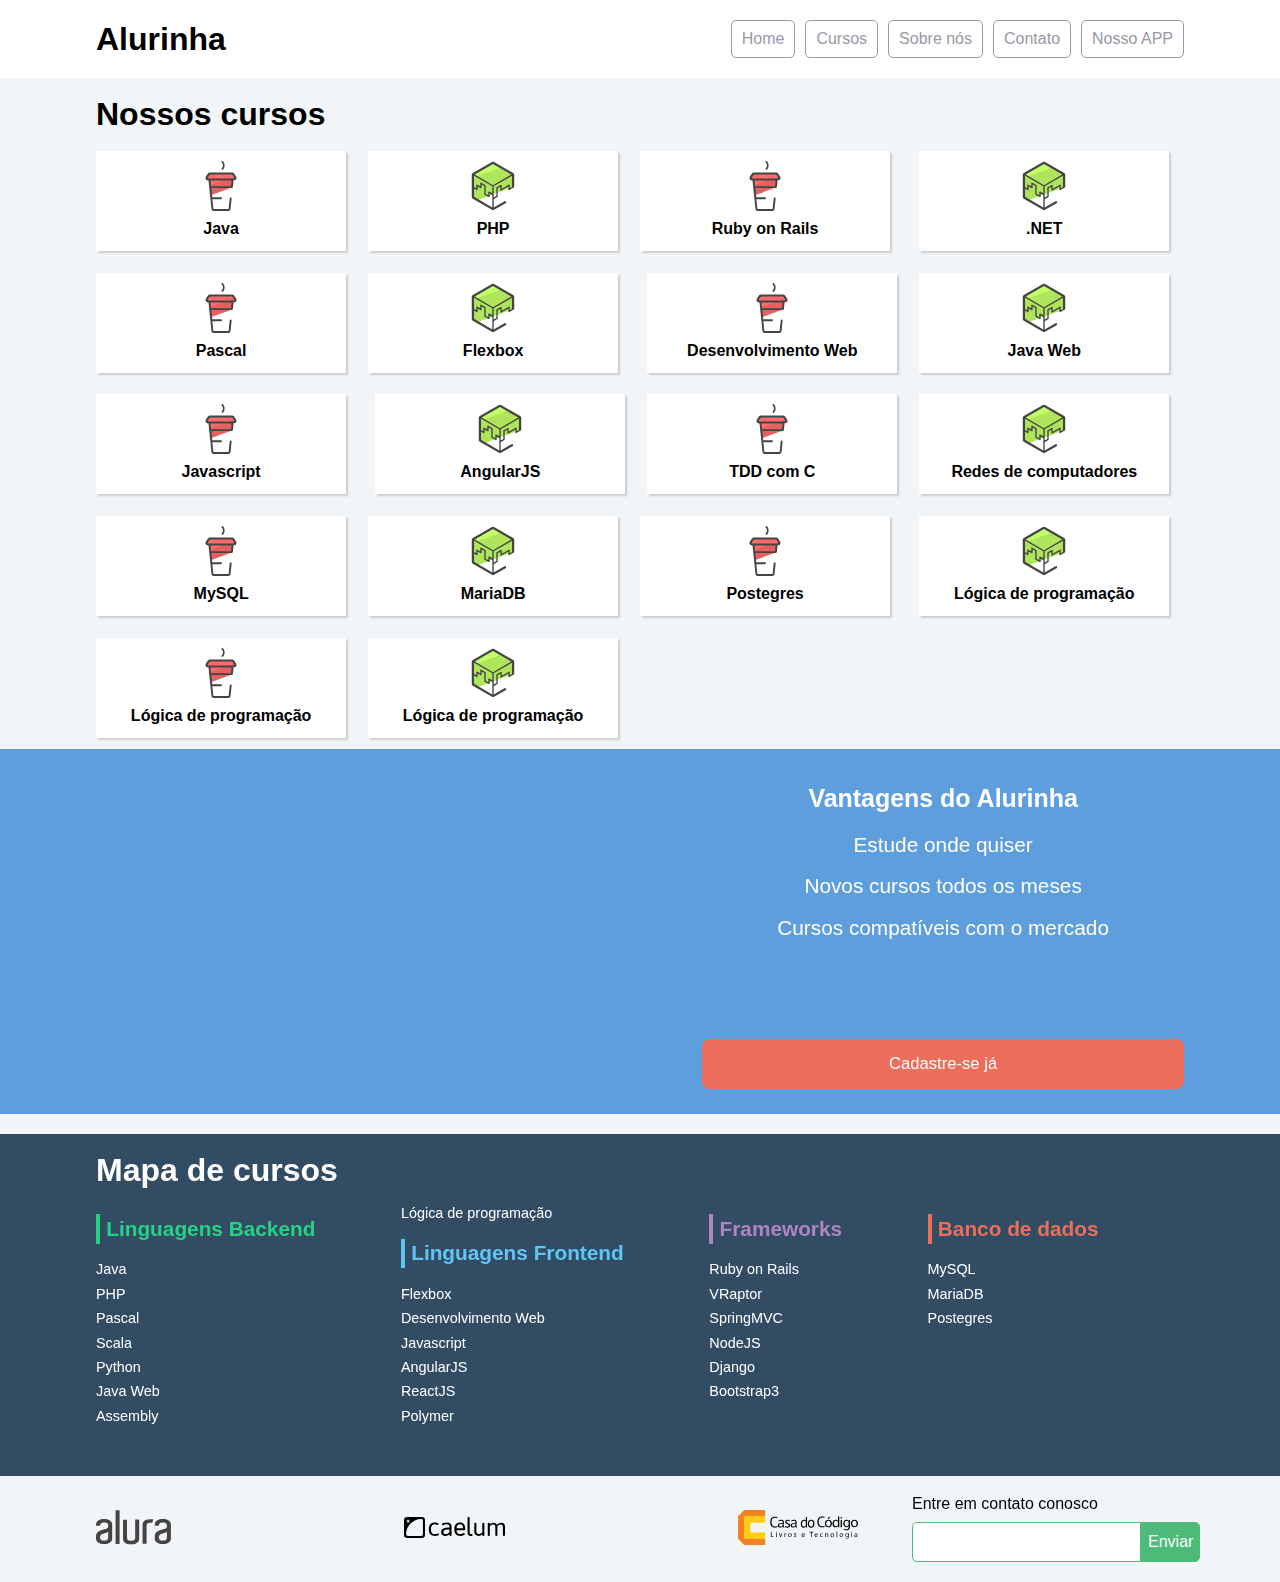
<file: alura cursos/index.html>
<!doctype html>
<html>
<head>
	<meta charset="utf-8">
	<meta name="viewport" content="width=device-width, initial-scale=1">
	<title>Alurinha | Cursos online</title>
	<link rel="stylesheet" href="css/reset.css">
	<link rel="stylesheet" href="css/style.css">
	<link rel="stylesheet" href="css/flexbox.css">
</head>
<body>

	<header class="cabecalhoPrincipal">
		<div class="container">
			<h1 class="cabecalhoPrincipal-titulo">
				<a href="#">Alurinha</a>
			</h1>

			<nav class="cabecalhoPrincipal-nav">
				<a class="cabecalhoPrincipal-nav-link" href="#">Home</a>
				<a class="cabecalhoPrincipal-nav-link" href="#">Cursos</a>
				<a class="cabecalhoPrincipal-nav-link" href="#">Sobre nós</a>
				<a class="cabecalhoPrincipal-nav-link" href="#">Contato</a>
				<a class="cabecalhoPrincipal-nav-link cabecalhoPrincipal-nav-link-app" href="#">Nosso APP</a>
			</nav>
		</div>

	</header>

	<main class="conteudoPrincipal">
		<div class="container">
			<h2 class="subtitulo">Nossos cursos</h2>

			<nav>
				<ul class="conteudoPrincipal-cursos">
					<li class="conteudoPrincipal-cursos-link"><a href="#">Java</a></li>
					<li class="conteudoPrincipal-cursos-link"><a href="#">PHP</a></li>
					<li class="conteudoPrincipal-cursos-link"><a href="#">Ruby on Rails</a></li>
					<li class="conteudoPrincipal-cursos-link"><a href="#">.NET</a></li>
					<li class="conteudoPrincipal-cursos-link"><a href="#">Pascal</a></li>
					<li class="conteudoPrincipal-cursos-link"><a href="#">Flexbox</a></li>
					<li class="conteudoPrincipal-cursos-link"><a href="#">Desenvolvimento Web</a></li>
					<li class="conteudoPrincipal-cursos-link"><a href="#">Java Web</a></li>
					<li class="conteudoPrincipal-cursos-link"><a href="#">Javascript</a></li>
					<li class="conteudoPrincipal-cursos-link"><a href="#">AngularJS</a></li>
					<li class="conteudoPrincipal-cursos-link"><a href="#">TDD com C</a></li>
					<li class="conteudoPrincipal-cursos-link"><a href="#">Redes de computadores</a></li>
					<li class="conteudoPrincipal-cursos-link"><a href="#">MySQL</a></li>
					<li class="conteudoPrincipal-cursos-link"><a href="#">MariaDB</a></li>
					<li class="conteudoPrincipal-cursos-link"><a href="#">Postegres</a></li>
					<li class="conteudoPrincipal-cursos-link"><a href="#">Lógica de programação</a></li>
					<li class="conteudoPrincipal-cursos-link"><a href="#">Lógica de programação</a></li>
					<li class="conteudoPrincipal-cursos-link"><a href="#">Lógica de programação</a></li>
				</ul>
			</nav>
		</div>

		<section class="videoSobre">
			<div class="container">
				<iframe class="videoSobre-video" width="560" height="315" src="https://www.youtube.com/embed/bIlOsJzBVaY?list=PLh2Y_pKOa4UcF1BYPJR3EIMRi3nWAUxIp" frameborder="0" allowfullscreen></iframe>
				
				<div class="videoSobre-sobre">
					<h2 class="videoSobre-sobre-title">Vantagens do Alurinha</h2>
					<ul class="videoSobre-sobre-list">
						<li class="videoSobre-sobre-item">Estude onde quiser</li>
						<li class="videoSobre-sobre-item">Novos cursos todos os meses</li>
						<li class="videoSobre-sobre-item">Cursos compatíveis com o mercado</li>
					</ul>
					<button class="videoSobre-button">Cadastre-se já</button>
				</div>
			</div>
		</section>

	</main>

	<footer class="rodapePrincipal">
		<div class="container">

			<section class="rodapePrincipal-navMap">
				<h3 class="subtitulo">Mapa de cursos</h3>
				<nav class="rodapePrincipal-navMap-list">

					<h4 class="navmap-list-title navmap-list-title-backend">Linguagens Backend</h4>
					<a class="rodapePrincipal-navMap-link" href="#">Java</a>
					<a class="rodapePrincipal-navMap-link" href="#">PHP</a>
					<a class="rodapePrincipal-navMap-link" href="#">Pascal</a>
					<a class="rodapePrincipal-navMap-link" href="#">Scala</a>
					<a class="rodapePrincipal-navMap-link" href="#">Python</a>
					<a class="rodapePrincipal-navMap-link" href="#">Java Web</a>
					<a class="rodapePrincipal-navMap-link" href="#">Assembly</a>
					<a class="rodapePrincipal-navMap-link" href="#">Lógica de programação</a>

					<h4 class="navmap-list-title navmap-list-title-frontend">Linguagens Frontend</h4>
					<a class="rodapePrincipal-navMap-link" href="#">Flexbox</a>
					<a class="rodapePrincipal-navMap-link" href="#">Desenvolvimento Web</a>
					<a class="rodapePrincipal-navMap-link" href="#">Javascript</a>
					<a class="rodapePrincipal-navMap-link" href="#">AngularJS</a>
					<a class="rodapePrincipal-navMap-link" href="#">ReactJS</a>
					<a class="rodapePrincipal-navMap-link" href="#">Polymer</a>
					
					<h4 class="navmap-list-title navmap-list-title-framework">Frameworks</h4>
					<a class="rodapePrincipal-navMap-link" href="#">Ruby on Rails</a>
					<a class="rodapePrincipal-navMap-link" href="#">VRaptor</a>
					<a class="rodapePrincipal-navMap-link" href="#">SpringMVC</a>
					<a class="rodapePrincipal-navMap-link" href="#">NodeJS</a>
					<a class="rodapePrincipal-navMap-link" href="#">Django</a>
					<a class="rodapePrincipal-navMap-link" href="#">Bootstrap3</a>

					<h4 class="navmap-list-title navmap-list-title-bancoDeDados">Banco de dados</h4>
					<a class="rodapePrincipal-navMap-link" href="#">MySQL</a>
					<a class="rodapePrincipal-navMap-link" href="#">MariaDB</a>
					<a class="rodapePrincipal-navMap-link" href="#">Postegres</a>

				</nav>
			</section>

		</div>

		<section class="rodapePrincipal-patrocinadores">
			<div class="container">
				<ul class="rodapePrincipal-patrocinadores-list">
					<li>
						<a class="rodapePrincipal-patrocinadores-list-link patrocinadores-list-link-alura" href="#">
							<img src="img/logos/alura.svg" alt="Logo da Alura">
						</a>
					</li>
					<li>
						<a class="rodapePrincipal-patrocinadores-list-link patrocinadores-list-link-caelum" href="#">
							<img src="img/logos/caelum.svg" alt="Logo da Caelum">
						</a>
					</li>
					<li>
						<a class="rodapePrincipal-patrocinadores-list-link patrocinadores-list-link-casaDoCodigo" href="#">
							<img src="img/logos/cdc.svg" alt="Logo da Casa do Código">
						</a>
					</li>
				</ul>
				<form class="rodapePrincipal-contatoForm" action="#">
					<fieldset>
						<legend class="rodapePrincipal-contatoForm-legend" for="email-contato">Entre em contato conosco</legend>
						<div class="rodapePrincipal-contatoForm-fieldset"> 
							<input class="rodapePrincipal-contatoForm-emailInput" type="email" name="email-contato" id="email-contato">
							<button class="rodapePrincipal-contatoForm-submit" type="submit">Enviar</button>
						</div>
					</fieldset>
				</form>
			</div>
		</section>
	</footer>

</body>
</html>
</file>
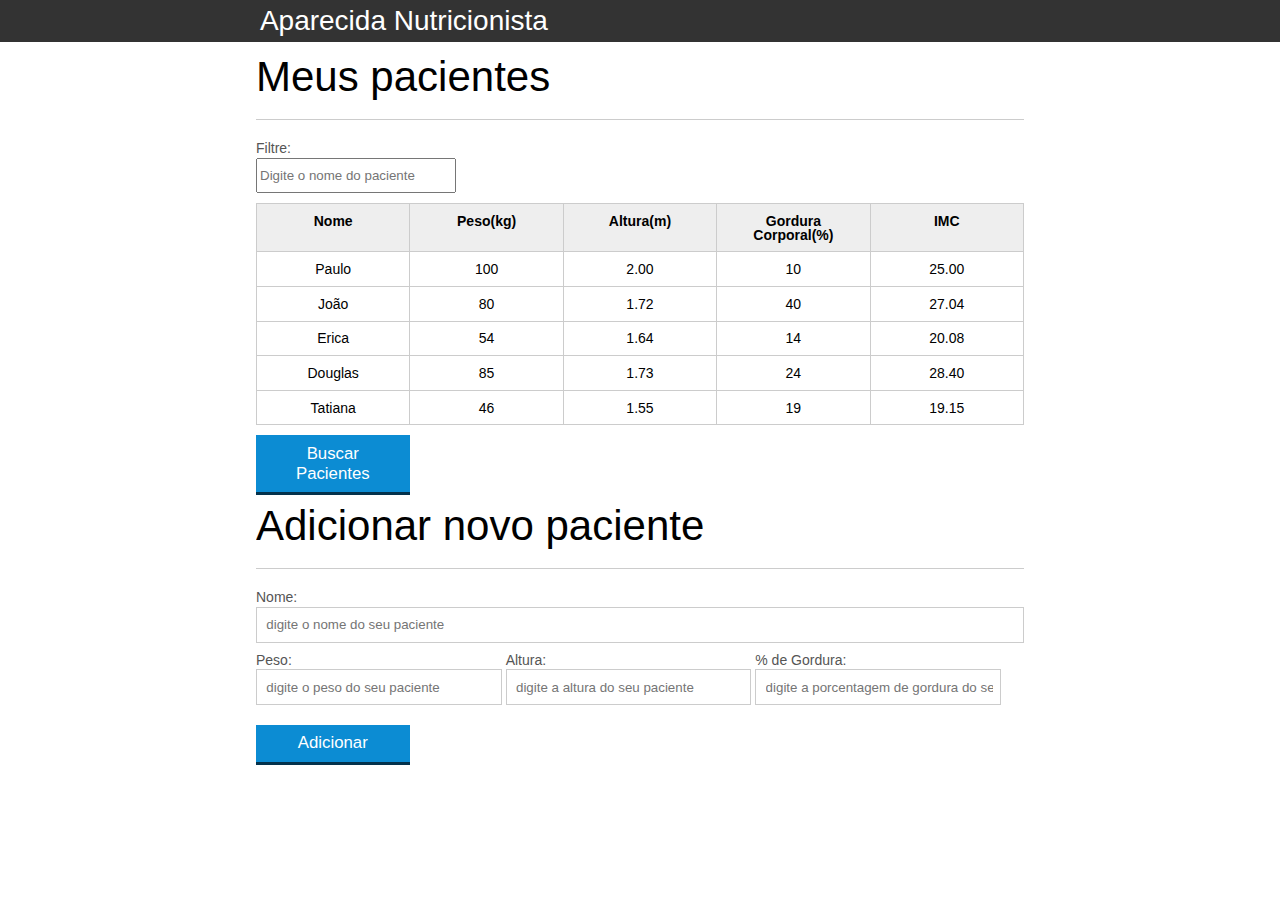
<file: alura nutrição/index.html>
<!DOCTYPE html>
<html lang="pt-br">
	<head>
		<meta charset="UTF-8">
		<title>Aparecida Nutrição</title>
		<link rel="icon" href="favicon.ico" type="image/x-icon">
		<link rel="stylesheet" type="text/css" href="css/reset.css">
		<link rel="stylesheet" type="text/css" href="css/index.css">

	</head>
	<body>

		<header>
			<div class="container">
				<h2 class="titulo">Aparecida Nutrição</h2>
			</div>
		</header>
		<main>
			<section class="container">
				<h2>Meus pacientes</h2>
				<label for="filtrar-tabela">Filtre:</label>
				<input type="text" name="filtro" id="filtrar-tabela" placeholder="Digite o nome do paciente">
				<table>
					<thead>
						<tr>
							<th>Nome</th>
							<th>Peso(kg)</th>
							<th>Altura(m)</th>
							<th>Gordura Corporal(%)</th>
							<th>IMC</th>
						</tr>
					</thead>
					<tbody id="tabela-pacientes">
						<tr class="paciente" id="primeiro-paciente">
							<td class="info-nome">Paulo</td>
							<td class="info-peso">100</td>
							<td class="info-altura">2.00</td>
							<td class="info-gordura">10</td>
							<td class="info-imc">0</td>
						</tr>

						<tr class="paciente" >
							<td class="info-nome">João</td>
							<td class="info-peso">80</td>
							<td class="info-altura">1.72</td>
							<td class="info-gordura">40</td>
							<td class="info-imc">0</td>
						</tr>

						<tr class="paciente" >
							<td class="info-nome">Erica</td>
							<td class="info-peso">54</td>
							<td class="info-altura">1.64</td>
							<td class="info-gordura">14</td>
							<td class="info-imc">0</td>
						</tr>

						<tr class="paciente">
							<td class="info-nome">Douglas</td>
							<td class="info-peso">85</td>
							<td class="info-altura">1.73</td>
							<td class="info-gordura">24</td>
							<td class="info-imc">0</td>
						</tr>
						<tr class="paciente" >
							<td class="info-nome">Tatiana</td>
							<td class="info-peso">46</td>
							<td class="info-altura">1.55</td>
							<td class="info-gordura">19</td>
							<td class="info-imc">0</td>
						</tr>
					</tbody>
				</table>
				<span id="erro-ajax" class="invisivel">Erro ao buscar os pacientes</span>

				<button id="buscar-pacientes" class="botao bto-principal">Buscar Pacientes</button>

			</section>
		</main>

		<section class="container">
		    <h2 id="titulo-form">Adicionar novo paciente</h2>
			<ul id="mensagens-erro"></ul>
		    <form id="form-adiciona">
		        <div class="">
		            <label for="nome">Nome:</label>
		            <input id="nome" name="nome" type="text" placeholder="digite o nome do seu paciente" class="campo">
		        </div>
		        <div class="grupo">
		            <label for="peso">Peso:</label>
		            <input id="peso" name="peso" type="text" placeholder="digite o peso do seu paciente" class="campo campo-medio">
		        </div>
		        <div class="grupo">
		            <label for="altura">Altura:</label>
		            <input id="altura" name="altura" type="text" placeholder="digite a altura do seu paciente" class="campo campo-medio">
		        </div>
		        <div class="grupo">
		            <label for="gordura">% de Gordura:</label>
		            <input id="gordura" type="text" placeholder="digite a porcentagem de gordura do seu paciente" class="campo campo-medio">
		        </div>

		        <button id="adicionar-paciente" class="botao bto-principal">Adicionar</button>
		    </form>
		</section>

		<script src="js/calcula-imc.js" ></script>
		<script src="js/form.js" ></script>
		<script src="js/remover-paciente.js" ></script>
		<script src="js/filtra.js" ></script>
		<script src="js/buscar-pacientes.js" ></script>

	</body>
</html>
</file>
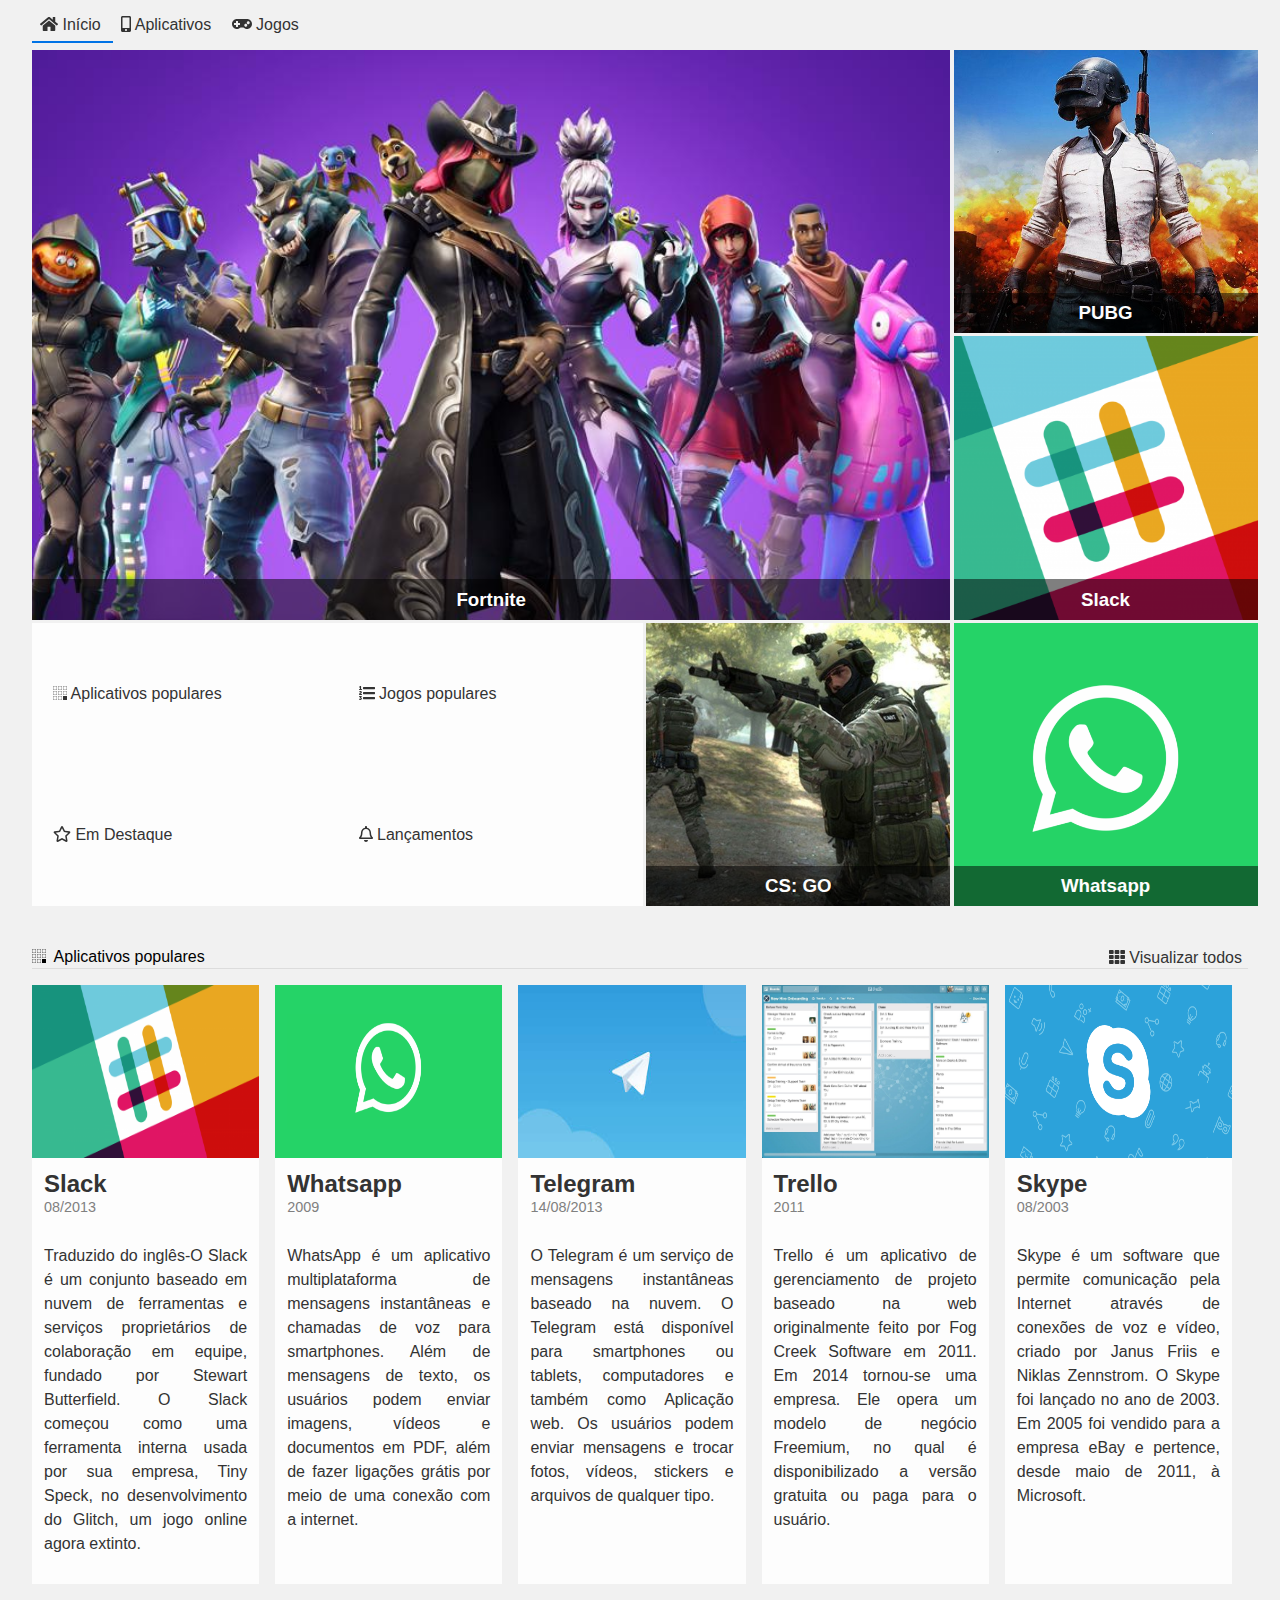
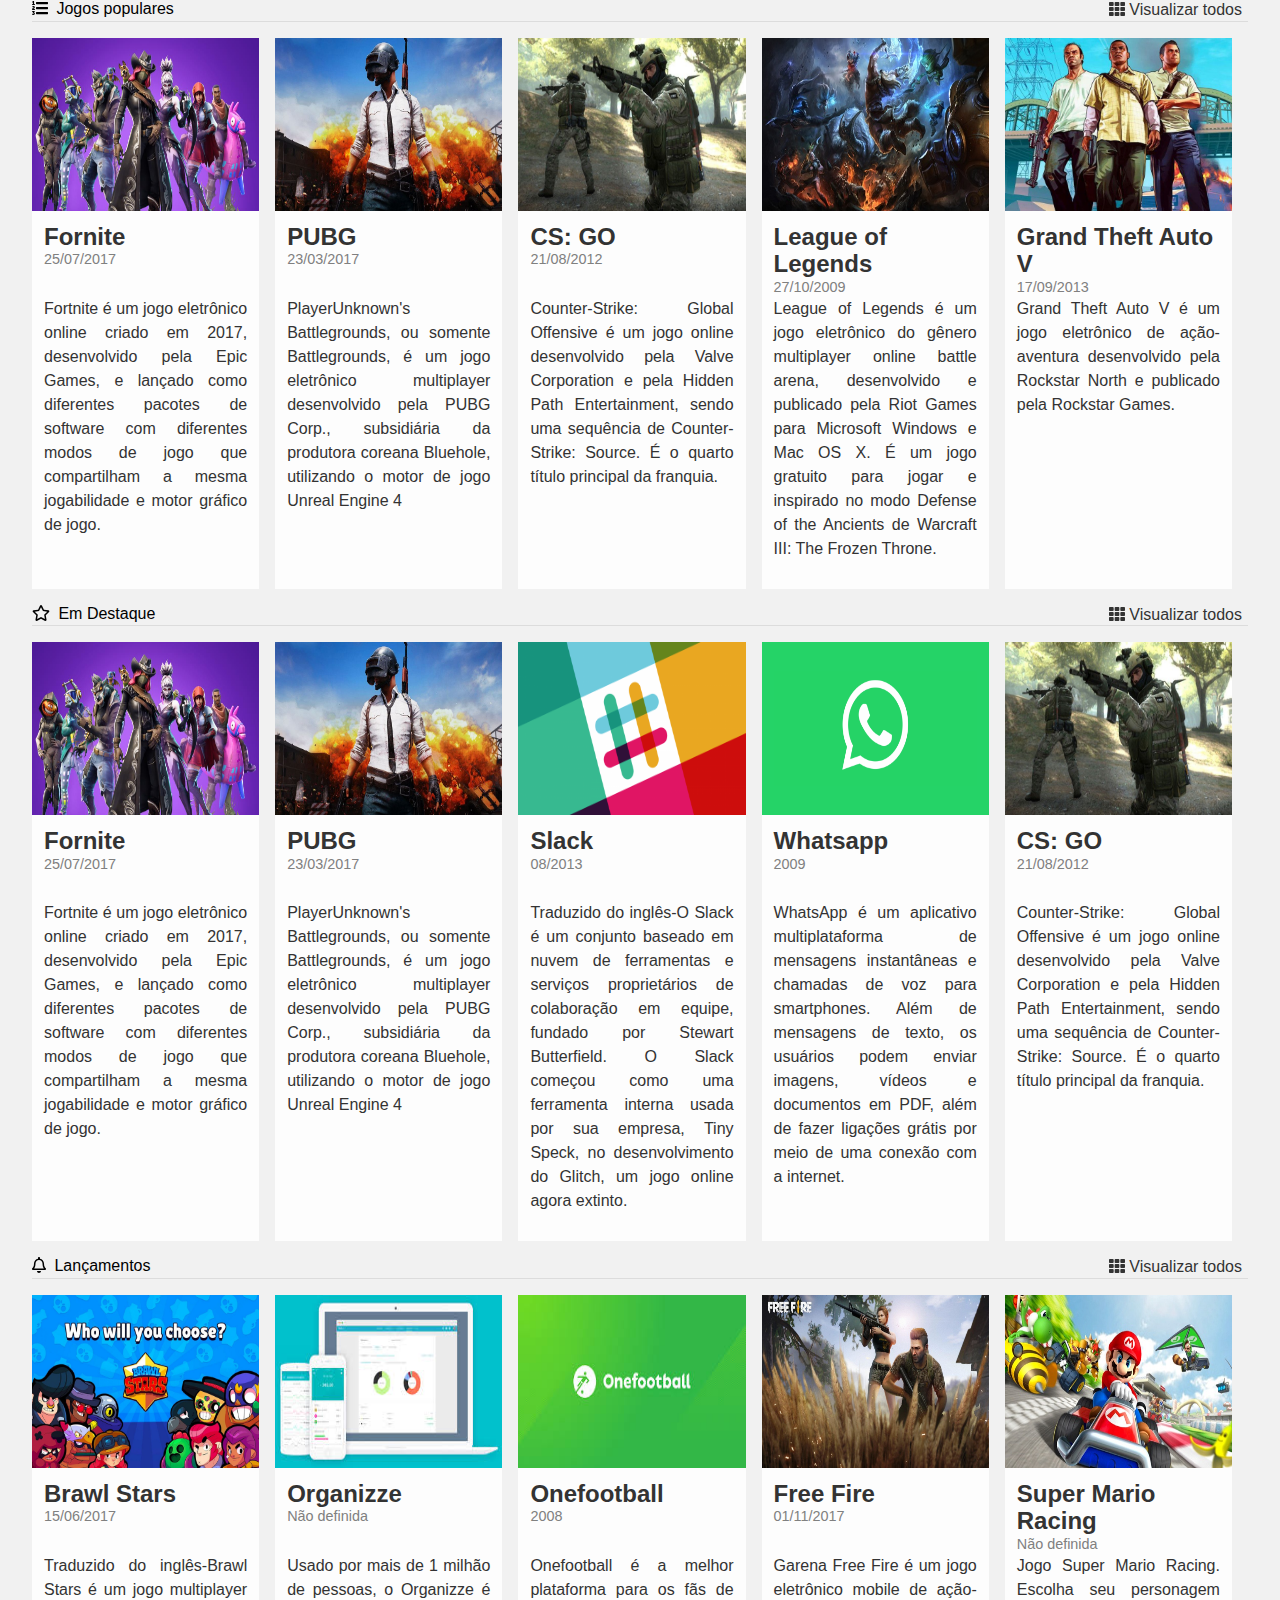
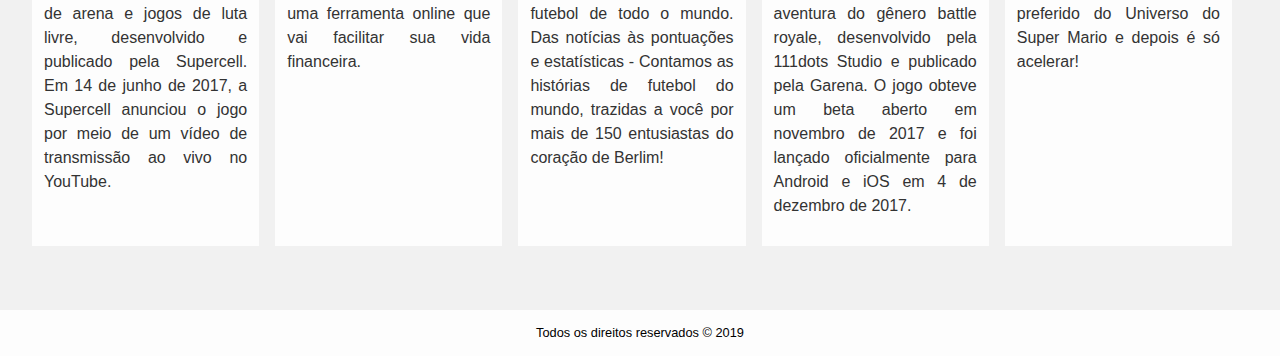
<file: alura store/index.html>
<!DOCTYPE html>
<html lang="en">
<head>
    <meta charset="UTF-8">
    <meta name="viewport" content="width=device-width, initial-scale=1.0">
    <meta http-equiv="X-UA-Compatible" content="ie=edge">
    <title>Alura Store | Baixe nossos aplicativos e jogos</title>
    <link href="./assets/css/normalize.css" rel="stylesheet">
    <link href="./assets/css/reset.css" rel="stylesheet">
    <link href="./assets/css/style.css" rel="stylesheet">
    <link href="./assets/css/populares.css" rel="stylesheet">
    <link href="./assets/css/destaques.css" rel="stylesheet">
    <link href="./assets/css/menu.css" rel="stylesheet">
    <link href="./assets/css/responsivo.css" rel="stylesheet">

</head>

<body class="app">

    <header class="cabecalho">
        <nav class="menu">
            <ul class="menu__lista">
                <li class="menu__item">
                    <a class="menu__link ativo" href="#">
                        <i class="fas fa-home"></i>
                        Início
                    </a>
                    <a class="menu__link" href="#">
                        <i class="fas fa-mobile-alt"></i>
                        Aplicativos</a>
                    <a class="menu__link" href="#">
                        <i class="fas fa-gamepad"></i>
                        Jogos
                    </a>
                </li>
            </ul>
        </nav>
        
    </header>

    <main class="conteudo">

        <section class="destaques">
            <div class="destaques__principal caixa">
                <h3 class="destaques__titulo">Fortnite</h3>
            </div>
            <div class="destaques__secundario caixa">
                <h3 class="destaques__titulo">PUBG</h3>
            </div>
            <div class="destaques__secundario caixa">
                <h3 class="destaques__titulo">Slack</h3>
            </div>
            <div class="destaques__secundario caixa">
                <h3 class="destaques__titulo">Whatsapp</h3>
            </div>
            <div class="destaques__secundario caixa">
                <h3 class="destaques__titulo">CS: GO</h3>
            </div>
            <div class="destaques__categorias">
                <ul class="destaques__categorias___lista">
                    <li class="destaques__categorias___item">
                        <a class="destaques__categorias___link" href="#">
                            <i class="destaques__categorias___icone fab fa-buromobelexperte"></i>
                            Aplicativos populares
                        </a>
                    </li>
                    <li class="destaques__categorias___item">
                        <a class="destaques__categorias___link" href="#">
                            <i class="fas fa-list-ol"></i>
                            Jogos populares
                        </a>
                    </li>
                    <li class="destaques__categorias___item">
                        <a class="destaques__categorias___link" href="#">
                            <i class="far fa-star"></i>
                            Em Destaque
                        </a>
                    </li>
                    <li class="destaques__categorias___item">
                        <a class="destaques__categorias___link" href="#">
                            <i class="far fa-bell"></i>
                            Lançamentos
                        </a>
                    </li>
                </ul>
            </div>
        </section>

        <section class="populares">
            <div class="populares__itens">
                <div class="populares__info">
                    <div class="populares__cabecalho">
                        <h4 class="populares__titulo">
                            <i class="populares__icone fab fa-buromobelexperte"></i>
                            Aplicativos populares
                        </h4>
                        <button class="populares__botao">
                            <i class="fas fa-th"></i>
                            Visualizar todos
                        </button>
                    </div>
                </div>
                <div class="populares__conteudo">
                    <div class="populares__card">
                        <img class="populares__card___imagem" src="./assets/img/slack.png">
                        <div class="populares__card___corpo">
                            <div class="populares__card___cabecalho">
                                <h5 class="populares__card___titulo">Slack</h5>
                                <time class="populares__card___data" datetime="2013-08-01">08/2013</time>
                            </div>
                            <div class="populares__card___descricao">
                                Traduzido do inglês-O Slack é um conjunto baseado em nuvem de ferramentas e serviços proprietários de colaboração em equipe, fundado por Stewart Butterfield. O Slack começou como uma ferramenta interna usada por sua empresa, Tiny Speck, no desenvolvimento do Glitch, um jogo online agora extinto.
                            </div>
                        </div>
                    </div>
                    <div class="populares__card">
                        <img class="populares__card___imagem" src="./assets/img/whatsapp.png">
                        <div class="populares__card___corpo">
                            <div class="populares__card___cabecalho">
                                <h5 class="populares__card___titulo">Whatsapp</h5>
                                <time class="populares__card___data" datetime="20090-01-01">2009</time>
                            </div>
                            <div class="populares__card___descricao">
                                WhatsApp é um aplicativo multiplataforma de mensagens instantâneas e chamadas de voz para smartphones. Além de mensagens de texto, os usuários podem enviar imagens, vídeos e documentos em PDF, além de fazer ligações grátis por meio de uma conexão com a internet.
                            </div>
                        </div>
                    </div>
                    <div class="populares__card">
                        <img class="populares__card___imagem" src="./assets/img/telegram.jpeg">
                        <div class="populares__card___corpo">
                            <div class="populares__card___cabecalho">
                                <h5 class="populares__card___titulo">Telegram</h5>
                                <time class="populares__card___data" datetime="2013-08-14">14/08/2013</time>
                            </div>
                            <div class="populares__card___descricao">
                                O Telegram é um serviço de mensagens instantâneas baseado na nuvem. O Telegram está disponível para smartphones ou tablets, computadores e também como Aplicação web. Os usuários podem enviar mensagens e trocar fotos, vídeos, stickers e arquivos de qualquer tipo.
                            </div>
                        </div>
                    </div>
                    <div class="populares__card">
                        <img class="populares__card___imagem" src="./assets/img/trello.jpg">
                        <div class="populares__card___corpo">
                            <div class="populares__card___cabecalho">
                                <h5 class="populares__card___titulo">Trello</h5>
                                <time class="populares__card___data" datetime="2011-01-01">2011</time>
                            </div>
                            <div class="populares__card___descricao">
                                Trello é um aplicativo de gerenciamento de projeto baseado na web originalmente feito por Fog Creek Software em 2011. Em 2014 tornou-se uma empresa. Ele opera um modelo de negócio Freemium, no qual é disponibilizado a versão gratuita ou paga para o usuário.
                            </div>
                        </div>
                    </div>
                    <div class="populares__card">
                        <img class="populares__card___imagem" src="./assets/img/skype.png">
                        <div class="populares__card___corpo">
                            <div class="populares__card___cabecalho">
                                <h5 class="populares__card___titulo">Skype</h5>
                                <time class="populares__card___data" datetime="2003-08-01">08/2003</time>
                            </div>
                            <div class="populares__card___descricao">
                                Skype é um software que permite comunicação pela Internet através de conexões de voz e vídeo, criado por Janus Friis e Niklas Zennstrom. O Skype foi lançado no ano de 2003. Em 2005 foi vendido para a empresa eBay e pertence, desde maio de 2011, à Microsoft.
                            </div>
                        </div>
                    </div>
                </div>
            </div>
            <div class="populares__itens">
                <div class="populares__info">
                    <div class="populares__cabecalho">
                        <h4 class="populares__titulo">
                            <i class="populares__icone fas fa-list-ol"></i>
                            Jogos populares
                        </h4>
                        <button class="populares__botao">
                            <i class="fas fa-th"></i>
                            Visualizar todos
                        </button>
                    </div>
                </div>
                <div class="populares__conteudo">
                    <div class="populares__card">
                        <img class="populares__card___imagem" src="./assets/img/fortnite.jpg">
                        <div class="populares__card___corpo">
                            <div class="populares__card___cabecalho">
                                <h5 class="populares__card___titulo">Fornite</h5>
                                <time class="populares__card___data" datetime="2017-07-25">25/07/2017</time>
                            </div>
                            <div class="populares__card___descricao">
                                Fortnite é um jogo eletrônico online criado em 2017, desenvolvido pela Epic Games, e lançado como diferentes pacotes de software com diferentes modos de jogo que compartilham a mesma jogabilidade e motor gráfico de jogo.
                            </div>
                        </div>
                    </div>
                    <div class="populares__card">
                        <img class="populares__card___imagem" src="./assets/img/pubg.jpg">
                        <div class="populares__card___corpo">
                            <div class="populares__card___cabecalho">
                                <h5 class="populares__card___titulo">PUBG</h5>
                                <time class="populares__card___data" datetime="2017-03-23">23/03/2017</time>
                            </div>
                            <div class="populares__card___descricao">
                                PlayerUnknown's Battlegrounds, ou somente Battlegrounds, é um jogo eletrônico multiplayer desenvolvido pela PUBG Corp., subsidiária da produtora coreana Bluehole, utilizando o motor de jogo Unreal Engine 4
                            </div>
                        </div>
                    </div>
                    <div class="populares__card">
                        <img class="populares__card___imagem" src="./assets/img/cs-go.jpg">
                        <div class="populares__card___corpo">
                            <div class="populares__card___cabecalho">
                                <h5 class="populares__card___titulo">CS: GO</h5>
                                <time class="populares__card___data" datetime="2012-08-21">21/08/2012</time>
                            </div>
                            <div class="populares__card___descricao">
                                Counter-Strike: Global Offensive é um jogo online desenvolvido pela Valve Corporation e pela Hidden Path Entertainment, sendo uma sequência de Counter-Strike: Source. É o quarto título principal da franquia.
                            </div>
                        </div>
                    </div>
                    <div class="populares__card">
                        <img class="populares__card___imagem" src="./assets/img/lol.jpg">
                        <div class="populares__card___corpo">
                            <div class="populares__card___cabecalho">
                                <h5 class="populares__card___titulo">League of Legends</h5>
                                <time class="populares__card___data" datetime="2009-10-27">27/10/2009</time>
                            </div>
                            <div class="populares__card___descricao">
                                League of Legends é um jogo eletrônico do gênero multiplayer online battle arena, desenvolvido e publicado pela Riot Games para Microsoft Windows e Mac OS X. É um jogo gratuito para jogar e inspirado no modo Defense of the Ancients de Warcraft III: The Frozen Throne.
                            </div>
                        </div>
                    </div>
                    <div class="populares__card">
                        <img class="populares__card___imagem" src="./assets/img/gta-v.jpg">
                        <div class="populares__card___corpo">
                            <div class="populares__card___cabecalho">
                                <h5 class="populares__card___titulo">Grand Theft Auto V</h5>
                                <time class="populares__card___data" datetime="2013-09-17">17/09/2013</time>
                            </div>
                            <div class="populares__card___descricao">
                                Grand Theft Auto V é um jogo eletrônico de ação-aventura desenvolvido pela Rockstar North e publicado pela Rockstar Games.
                            </div>
                        </div>
                    </div>
                </div>
            </div>
            <div class="populares__itens">
                <div class="populares__info">
                    <div class="populares__cabecalho">
                        <h4 class="populares__titulo">
                            <i class="populares__icone far fa-star"></i>
                            Em Destaque
                        </h4>
                        <button class="populares__botao">
                            <i class="fas fa-th"></i>
                            Visualizar todos
                        </button>
                    </div>
                </div>
                <div class="populares__conteudo">
                    <div class="populares__card">
                        <img class="populares__card___imagem" src="./assets/img/fortnite.jpg">
                        <div class="populares__card___corpo">
                            <div class="populares__card___cabecalho">
                                <h5 class="populares__card___titulo">Fornite</h5>
                                <time class="populares__card___data" datetime="2017-07-25">25/07/2017</time>
                            </div>
                            <div class="populares__card___descricao">
                                Fortnite é um jogo eletrônico online criado em 2017, desenvolvido pela Epic Games, e lançado como diferentes pacotes de software com diferentes modos de jogo que compartilham a mesma jogabilidade e motor gráfico de jogo.
                            </div>
                        </div>
                    </div>
                    <div class="populares__card">
                        <img class="populares__card___imagem" src="./assets/img/pubg.jpg">
                        <div class="populares__card___corpo">
                            <div class="populares__card___cabecalho">
                                <h5 class="populares__card___titulo">PUBG</h5>
                                <time class="populares__card___data" datetime="2017-03-23">23/03/2017</time>
                            </div>
                            <div class="populares__card___descricao">
                                PlayerUnknown's Battlegrounds, ou somente Battlegrounds, é um jogo eletrônico multiplayer desenvolvido pela PUBG Corp., subsidiária da produtora coreana Bluehole, utilizando o motor de jogo Unreal Engine 4
                            </div>
                        </div>
                    </div>
                    <div class="populares__card">
                        <img class="populares__card___imagem" src="./assets/img/slack.png">
                        <div class="populares__card___corpo">
                            <div class="populares__card___cabecalho">
                                <h5 class="populares__card___titulo">Slack</h5>
                                <time class="populares__card___data" datetime="2013-08-01">08/2013</time>
                            </div>
                            <div class="populares__card___descricao">
                                Traduzido do inglês-O Slack é um conjunto baseado em nuvem de ferramentas e serviços proprietários de colaboração em equipe, fundado por Stewart Butterfield. O Slack começou como uma ferramenta interna usada por sua empresa, Tiny Speck, no desenvolvimento do Glitch, um jogo online agora extinto.
                            </div>
                        </div>
                    </div>
                    <div class="populares__card">
                        <img class="populares__card___imagem" src="./assets/img/whatsapp.png">
                        <div class="populares__card___corpo">
                            <div class="populares__card___cabecalho">
                                <h5 class="populares__card___titulo">Whatsapp</h5>
                                <time class="populares__card___data" datetime="20090-01-01">2009</time>
                            </div>
                            <div class="populares__card___descricao">
                                WhatsApp é um aplicativo multiplataforma de mensagens instantâneas e chamadas de voz para smartphones. Além de mensagens de texto, os usuários podem enviar imagens, vídeos e documentos em PDF, além de fazer ligações grátis por meio de uma conexão com a internet.
                            </div>
                        </div>
                    </div>
                    <div class="populares__card">
                        <img class="populares__card___imagem" src="./assets/img/cs-go.jpg"> 
                        <div class="populares__card___corpo">
                            <div class="populares__card___cabecalho">
                                <h5 class="populares__card___titulo">CS: GO</h5>
                                <time class="populares__card___data" datetime="2012-08-21">21/08/2012</time>
                            </div>
                            <div class="populares__card___descricao">
                                Counter-Strike: Global Offensive é um jogo online desenvolvido pela Valve Corporation e pela Hidden Path Entertainment, sendo uma sequência de Counter-Strike: Source. É o quarto título principal da franquia.
                            </div>
                        </div>
                    </div>
                </div>
            </div>
            <div class="populares__itens">
                <div class="populares__info">
                    <div class="populares__cabecalho">
                        <h4 class="populares__titulo">
                            <i class="populares__icone far fa-bell"></i>
                            Lançamentos
                        </h4>
                        <button class="populares__botao">
                            <i class="fas fa-th"></i>
                            Visualizar todos
                        </button>
                    </div>
                </div>
                <div class="populares__conteudo">
                    <div class="populares__card">
                        <img class="populares__card___imagem" src="./assets/img/brawl-stars.jpg"> 
                        <div class="populares__card___corpo">
                            <div class="populares__card___cabecalho">
                                <h5 class="populares__card___titulo">Brawl Stars</h5>
                                <time class="populares__card___data" datetime="2017-06-15">15/06/2017</time>
                            </div>
                            <div class="populares__card___descricao">
                                Traduzido do inglês-Brawl Stars é um jogo multiplayer de arena e jogos de luta livre, desenvolvido e publicado pela Supercell. Em 14 de junho de 2017, a Supercell anunciou o jogo por meio de um vídeo de transmissão ao vivo no YouTube.
                            </div>
                        </div>
                    </div>
                    <div class="populares__card">
                        <img class="populares__card___imagem" src="./assets/img/organizze.jpeg"> 
                        <div class="populares__card___corpo">
                            <div class="populares__card___cabecalho">
                                <h5 class="populares__card___titulo">Organizze</h5>
                                <time class="populares__card___data" datetime="">Não definida</time>
                            </div>
                            <div class="populares__card___descricao">
                                Usado por mais de 1 milhão de pessoas, o Organizze é uma ferramenta online que vai facilitar sua vida financeira.  
                            </div>
                        </div>
                    </div>
                    <div class="populares__card">
                        <img class="populares__card___imagem" src="./assets/img/onefotball.jpeg"> 
                        <div class="populares__card___corpo">
                            <div class="populares__card___cabecalho">
                                <h5 class="populares__card___titulo">Onefootball</h5>
                                <time class="populares__card___data" datetime="2008-01-01">2008</time>
                            </div>
                            <div class="populares__card___descricao">
                                Onefootball é a melhor plataforma para os fãs de futebol de todo o mundo. Das notícias às pontuações e estatísticas - Contamos as histórias de futebol do mundo, trazidas a você por mais de 150 entusiastas do coração de Berlim!
                            </div>
                        </div>
                    </div>
                    <div class="populares__card">
                        <img class="populares__card___imagem" src="./assets/img/free-fire.jpg"> 
                        <div class="populares__card___corpo">
                            <div class="populares__card___cabecalho">
                                <h5 class="populares__card___titulo">Free Fire</h5>
                                <time class="populares__card___data" datetime="2017-11-01">01/11/2017</time>
                            </div>
                            <div class="populares__card___descricao">
                                Garena Free Fire é um jogo eletrônico mobile de ação-aventura do gênero battle royale, desenvolvido pela 111dots Studio e publicado pela Garena. O jogo obteve um beta aberto em novembro de 2017 e foi lançado oficialmente para Android e iOS em 4 de dezembro de 2017.
                            </div>
                        </div>
                    </div>
                    <div class="populares__card">
                        <img class="populares__card___imagem" src="./assets/img/mario-kart.jpg"> 
                        <div class="populares__card___corpo">
                            <div class="populares__card___cabecalho">
                                <h5 class="populares__card___titulo">Super Mario Racing</h5>
                                <time class="populares__card___data" datetime="">Não definida</time>
                            </div>
                            <div class="populares__card___descricao">
                                Jogo Super Mario Racing. Escolha seu personagem preferido do Universo do Super Mario e depois é só acelerar!
                            </div>
                        </div>
                    </div>
                </div>
            </div>
        </section>

    </main>

        <footer class="rodape">
            Todos os direitos reservados &copy; 2019
        </footer>
    
    <script src="./assets/js/fontawesome.all.min.js"></script>
    
</body>
</html>
</file>
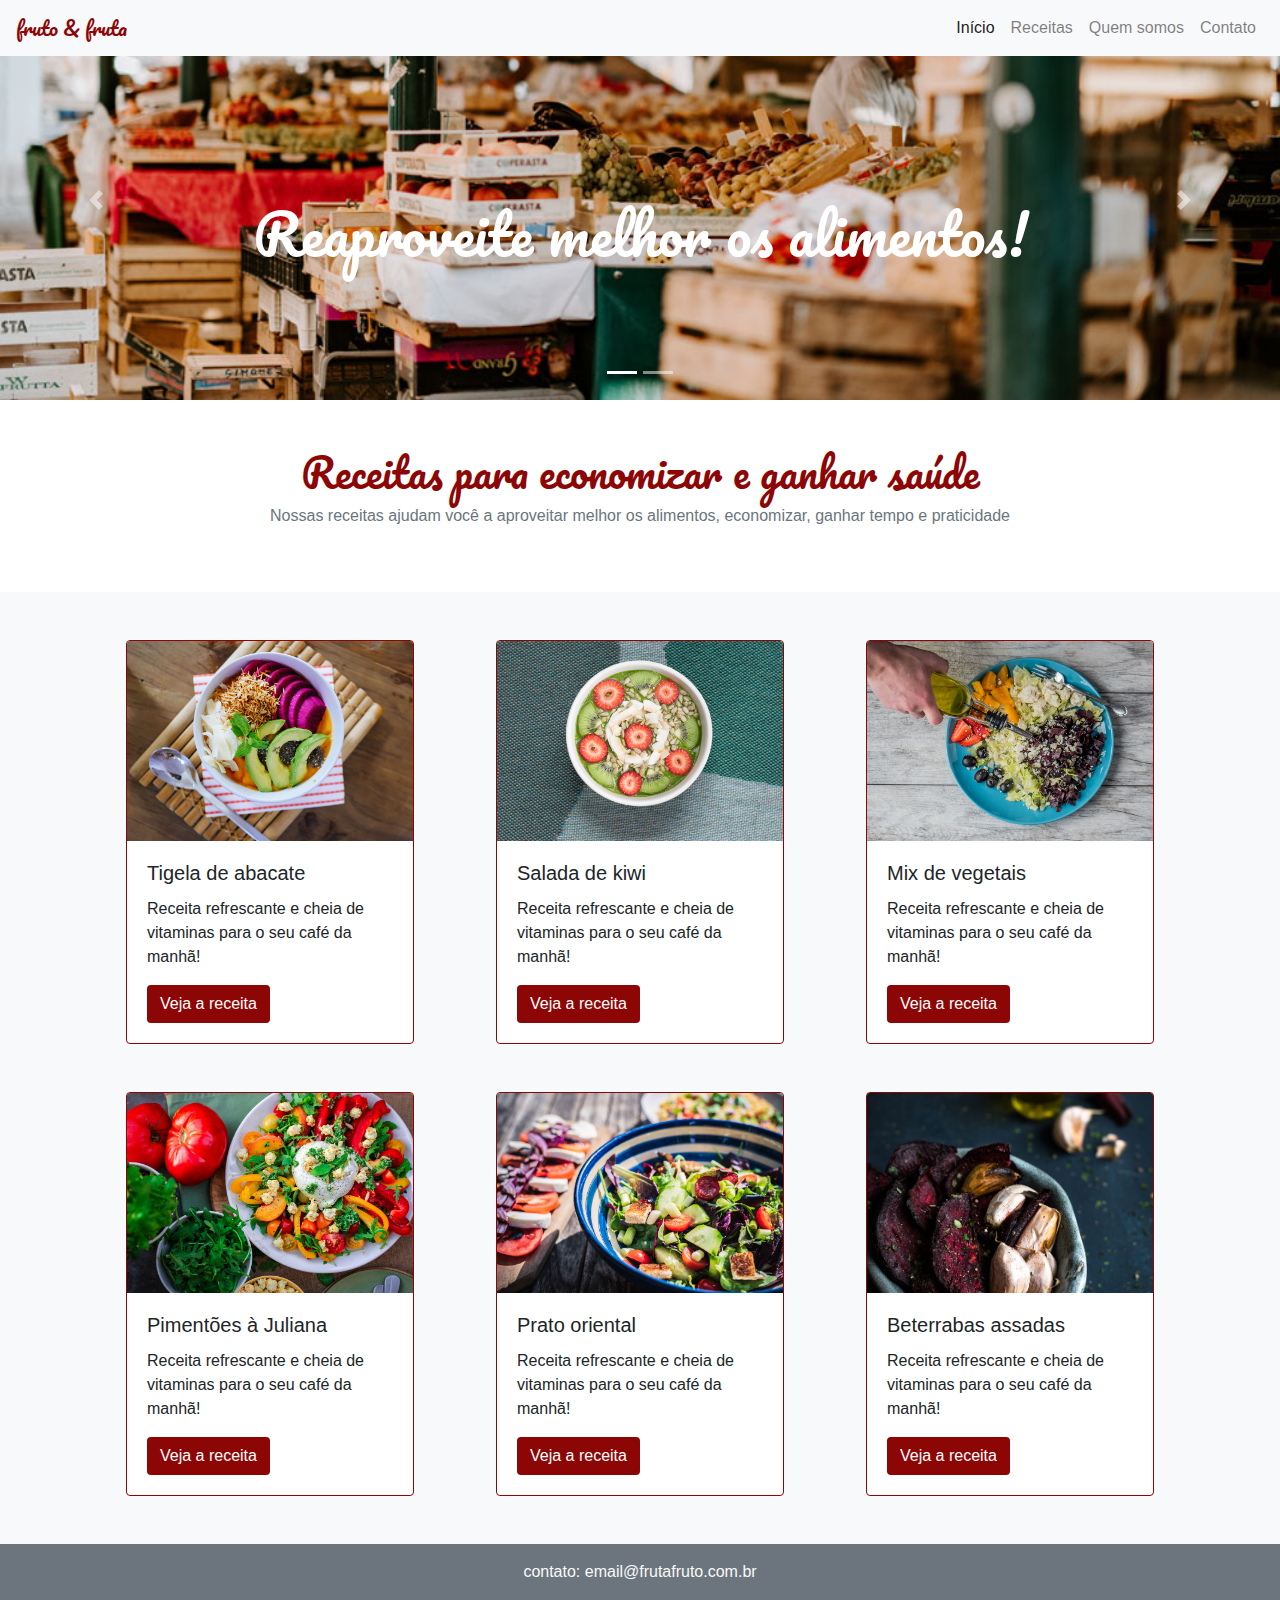
<file: fruta e fruto/index.html>
<!DOCTYPE html>
<html>
<head>
  <meta charset="utf-8">
  <meta name="viewport" content="width=device-width, initial-scale=1">
  <title>fruta e fruto</title>
  <link href="https://fonts.googleapis.com/css?family=Pacifico" rel="stylesheet"> 
  <link rel="stylesheet" href="https://stackpath.bootstrapcdn.com/bootstrap/4.3.1/css/bootstrap.min.css" integrity="sha384-ggOyR0iXCbMQv3Xipma34MD+dH/1fQ784/j6cY/iJTQUOhcWr7x9JvoRxT2MZw1T" crossorigin="anonymous">
  <link rel="stylesheet" type="text/css" href="src/style.css">
</head>
<body>

  <header>
    <nav class="navbar navbar-expand-lg navbar-light bg-light fixed-top">
      <a class="navbar-brand fonte-titulo texto-cor-especial" href="#">fruto & fruta</a>
      <button class="navbar-toggler" type="button" data-toggle="collapse" data-target="#navbarNavAltMarkup" aria-controls="navbarNavAltMarkup" aria-expanded="false" aria-label="Toggle navigation"><span class="navbar-toggler-icon"></span>
      </button>
      <div class="collapse navbar-collapse justify-content-end" id="navbarNavAltMarkup">
        <div class="navbar-nav">
          <a class="nav-item nav-link active" href="#">Início <span class="sr-only">(current)</span></a>
          <a class="nav-item nav-link" href="#">Receitas</a>
          <a class="nav-item nav-link" href="#">Quem somos</a>
          <a class="nav-item nav-link" href="#" data-toggle="modal" data-target="#modal-contato">Contato</a>
        </div>
      </div>
    </nav>
  </header>

  <main>
    <section id="carrossel">
      <div id="carouselExampleCaptions" class="carousel slide" data-ride="carousel" data-interval="3000">
        <ol class="carousel-indicators">
          <li data-target="#carouselExampleCaptions" data-slide-to="0" class="active"></li>
          <li data-target="#carouselExampleCaptions" data-slide-to="1"></li>
        </ol>
        <div class="carousel-inner">
          <div class="carousel-item active">
            <img src="src/img/carrossel-img1.jpg" class="imagem-carrossel d-block w-100" alt="barraca de frutas e verduras em uma feira livre">
            <div class="carousel-caption h-50 d-none d-md-block">
              <h2 class="fonte-titulo display-4">Reaproveite melhor os alimentos!</h2>
            </div>
          </div>
          <div class="carousel-item">
            <img src="src/img/carrossel-img2.jpg" class="imagem-carrossel d-block w-100" alt="tigelas com ingredientes culinários sendo manuseadas por pessoas, vistas de cima">
            <div class="carousel-caption h-50 d-none d-md-block">
              <h2 class="fonte-titulo display-4">Economize e ganhe em saúde!</h2>
            </div>
          </div>
        </div>
        <a class="carousel-control-prev" href="#carouselExampleCaptions" role="button" data-slide="prev">
          <span class="carousel-control-prev-icon" aria-hidden="true"></span>
          <span class="sr-only">Previous</span>
        </a>
        <a class="carousel-control-next" href="#carouselExampleCaptions" role="button" data-slide="next">
          <span class="carousel-control-next-icon" aria-hidden="true"></span>
          <span class="sr-only">Next</span>
        </a>
      </div>
    </section>

    <section id="titulo">
      <div class="text-center py-5 px-2">
        <h1 class="fonte-titulo texto-cor-especial">Receitas para economizar e ganhar saúde</h1>
        <p class="text-secondary">Nossas receitas ajudam você a aproveitar melhor os alimentos, economizar, ganhar tempo e praticidade</p>
      </div>
    </section>

    <section id="receitas" class="bg-light pb-5">

      <div class="container d-flex flex-wrap justify-content-md-around justify-content-center">
        <article class="card borda-cor-especial card-largura mt-5">
          <img src="src/img/receita-abacate.jpg" class="card-img-top card-imagem-posicao" alt="tigela com salada de abacate, vista superior">
          <div class="card-body">
            <h5 class="card-title">Tigela de abacate</h5>
            <p class="card-text">Receita refrescante e cheia de vitaminas para o seu café da manhã!</p>
            <a href="#" class="btn btn-cor-especial">Veja a receita</a>
          </div>
        </article>

        <article class="card borda-cor-especial card-largura mt-5">
          <img src="src/img/receita-kiwi.jpg" class="card-img-top card-imagem-posicao" alt="tigela de mingau com kiwi, vista superior">
          <div class="card-body">
            <h5 class="card-title">Salada de kiwi</h5>
            <p class="card-text">Receita refrescante e cheia de vitaminas para o seu café da manhã!</p>
            <a href="#" class="btn btn-cor-especial">Veja a receita</a>
          </div>
        </article>

        <article class="card borda-cor-especial card-largura mt-5">
          <img src="src/img/receita-mix.jpg" class="card-img-top card-imagem-posicao" alt="prato com mix de vegetais e mão de pessoa adicionando azeite, vista superior">
          <div class="card-body">
            <h5 class="card-title">Mix de vegetais</h5>
            <p class="card-text">Receita refrescante e cheia de vitaminas para o seu café da manhã!</p>
            <a href="#" class="btn btn-cor-especial">Veja a receita</a>
          </div>
        </article>

        <article class="card borda-cor-especial card-largura mt-5">
          <img src="src/img/receita-pimentoes.jpg" class="card-img-top card-imagem-posicao" alt="prato de salada de pimentões com alguns ingredientes ao lado, vista superior">
          <div class="card-body">
            <h5 class="card-title">Pimentões à Juliana</h5>
            <p class="card-text">Receita refrescante e cheia de vitaminas para o seu café da manhã!</p>
            <a href="#" class="btn btn-cor-especial">Veja a receita</a>
          </div>
        </article>      

        <article class="card borda-cor-especial card-largura mt-5">
          <img src="src/img/receita-oriental.jpg" class="card-img-top card-imagem-posicao" alt="tigela com salada de vegetais estilo oriental, vista de cima">
          <div class="card-body">
            <h5 class="card-title">Prato oriental</h5>
            <p class="card-text">Receita refrescante e cheia de vitaminas para o seu café da manhã!</p>
            <a href="#" class="btn btn-cor-especial">Veja a receita</a>
          </div>
        </article>      

        <article class="card borda-cor-especial card-largura mt-5">
          <img src="src/img/receita-beterrabas.jpg" class="card-img-top card-imagem-posicao" alt="tigela com beterrabas e dentes de alho assados em primeiro plano, com ingredientes ao fundo">
          <div class="card-body">
            <h5 class="card-title">Beterrabas assadas</h5>
            <p class="card-text">Receita refrescante e cheia de vitaminas para o seu café da manhã!</p>
            <a href="#" class="btn btn-cor-especial">Veja a receita</a>
          </div>
        </article>
      </div>   
  </main>

  <footer id="footer" class="bg-secondary py-3 mx-auto">
    <p class="text-center m-0"><a href="#" class="text-light text-decoration-none">contato: email@frutafruto.com.br</a></p>
  </footer>

  <!-- modal -->

<div class="modal fade" id="modal-contato" tabindex="-1" role="dialog" aria-labelledby="exampleModalLabel" aria-hidden="true">
  <div class="modal-dialog" role="document">
    <dialog class="modal-content">
      <header class="modal-header">
        <h5 class="modal-title" id="exampleModalLabel">Entre em contato</h5>
        <button type="button" class="close" data-dismiss="modal" aria-label="Close">
          <span aria-hidden="true">&times;</span>
        </button>
      </header>
      <article class="modal-body">
        <form>
          <div class="form-group">
            <input type="email" class="form-control" id="exampleFormControlInput1" placeholder="informe seu nome">
          </div>
          <div class="form-group">
            <input type="email" class="form-control" id="exampleFormControlInput1" placeholder="informe seu e-mail">
          </div>
          <div class="form-group">
            <textarea class="form-control" id="exampleFormControlTextarea1" placeholder="deixe sua mensagem" rows="3"></textarea>
          </div>
        </form>
      </article>
      <footer class="modal-footer">
        <button type="button" class="btn btn-secondary" data-dismiss="modal">Fechar</button>
        <button type="button" class="btn btn-cor-especial">Enviar</button>
      </footer>
    </dialog>
  </div>
</div>

  <script src="https://code.jquery.com/jquery-3.3.1.slim.min.js" integrity="sha384-q8i/X+965DzO0rT7abK41JStQIAqVgRVzpbzo5smXKp4YfRvH+8abtTE1Pi6jizo" crossorigin="anonymous"></script>
  <script src="https://cdnjs.cloudflare.com/ajax/libs/popper.js/1.14.6/umd/popper.min.js" integrity="sha384-wHAiFfRlMFy6i5SRaxvfOCifBUQy1xHdJ/yoi7FRNXMRBu5WHdZYu1hA6ZOblgut" crossorigin="anonymous"></script>
  <script src="https://stackpath.bootstrapcdn.com/bootstrap/4.3.1/js/bootstrap.min.js" integrity="sha384-JjSmVgyd0p3pXB1rRibZUAYoIIy6OrQ6VrjIEaFf/nJGzIxFDsf4x0xIM+B07jRM" crossorigin="anonymous"></script>

</body>
</html>
</file>
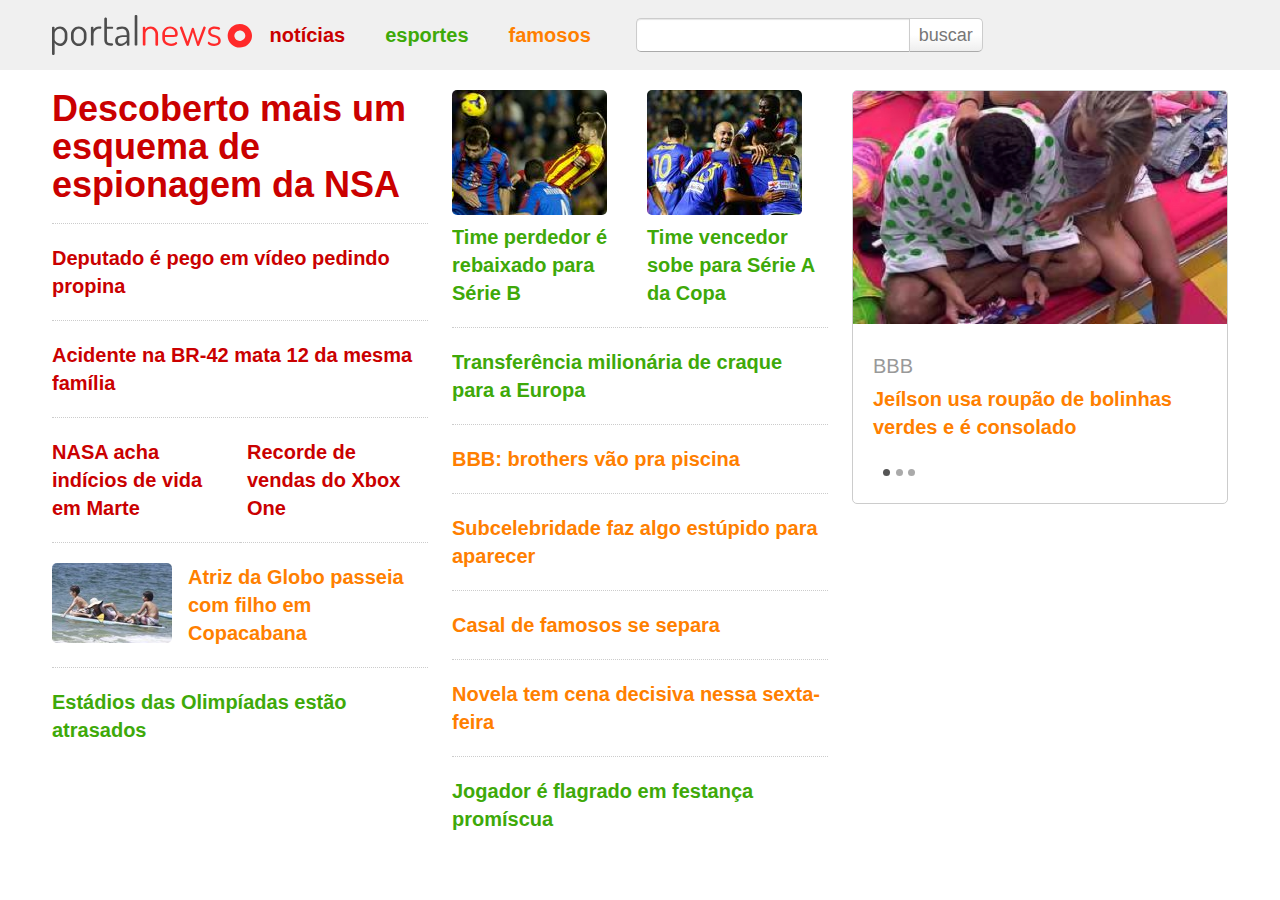
<file: portal de noticias/index.html>
<!doctype html>
<html lang="pt-br">
<head>
	<meta charset="UTF-8">
	<meta name="viewport" content="width=device-width">

	<title>Notícias.com</title>

	<link rel="stylesheet" href="css/estilo.css">
	<link rel="stylesheet" href="css/exercicios.css">
</head>
<body>

	<header>
		<div class="container">

			<button class="menu-abrir">Abre Menu</button>

			<h1 class="logo">
				<img src="img/logo.svg" alt="Notícias.com">
			</h1>

			<nav class="barra-nav">

				<button class="menu-fechar">Fecha Menu</button>

				<ul class="menu-principal">
					<li><a href="noticias.html" class="noticias">Notícias</a>
					<li><a href="esportes.html" class="esportes">Esportes</a>
					<li><a href="famosos.html" class="famosos">Famosos</a>
				</ul>

				<form class="busca">
					<input type="search" id="campo-busca">
					<button type="submit">Buscar</button>
				</form>
			</nav>
		</div>
	</header>

	<main class="destaques container">

		<div class="secao">

			<a href="noticia1.html" class="chamada noticias principal">
				<h2>Descoberto mais um esquema de espionagem da NSA</h2>
			</a>
			<a href="noticia2.html" class="chamada noticias normal">
				<h2>Deputado é pego em vídeo pedindo propina</h2>
			</a>
			<a href="noticia3.html" class="chamada noticias normal">
				<h2>Acidente na BR-42 mata 12 da mesma família</h2>
			</a>
			<a href="noticia4.html" class="chamada noticias normal mini">
				<h2>NASA acha indícios de vida em Marte</h2>
			</a>
			<a href="noticia5.html" class="chamada noticias normal mini">
				<h2>Recorde de vendas do Xbox One</h2>
			</a>
			<!--<a href="noticia14.html" class="chamada noticias normal">
				<h2>BC anuncia nova alta nos juros</h2>
			</a>-->
			<a href="noticia11.html" class="chamada famosos normal">
				<img src="img/entretenimento1.jpg" alt="Atriz na praia">
				<h2>Atriz da Globo passeia com filho em Copacabana</h2>
			</a>
			<a href="noticia6.html" class="chamada esportes normal">
				<h2>Estádios das Olimpíadas estão atrasados</h2>
			</a>
		</div>

		<div class="secao">
			<a href="noticia7.html" class="chamada esportes normal mini">
				<img src="img/esporte1.jpg" alt="Time perdedor">
				<h2>Time perdedor é rebaixado para Série B</h2>
			</a>
			<a href="noticia8.html" class="chamada esportes normal mini">
				<img src="img/esporte2.jpg" alt="Time vencedor">
				<h2>Time vencedor sobe para Série A da Copa</h2>
			</a>
			<a href="noticia9.html" class="chamada esportes normal">
				<h2>Transferência milionária de craque para a Europa</h2>
			</a>
			<a href="noticia10.html" class="chamada famosos normal">
				<h2>BBB: brothers vão pra piscina</h2>
			</a>
			<a href="noticia12.html" class="chamada famosos normal">
				<h2>Subcelebridade faz algo estúpido para aparecer</h2>
			</a>
			<a href="noticia16.html" class="chamada famosos">
				<h2>Casal de famosos se separa</h2>
			</a>
			<a href="noticia13.html" class="chamada famosos normal">
				<h2>Novela tem cena decisiva nessa sexta-feira</h2>
			</a>
			<a href="noticia15.html" class="chamada esportes">
				<h2>Jogador é flagrado em festança promíscua</h2>
			</a>

		</div>

		<div class="secao">
			<a href="video.html" class="tv chamada normal famosos">
				<img src="img/tv1.jpg" alt="Roupão">

				<p>BBB</p>
				<h2>Jeílson usa roupão de bolinhas verdes e é consolado</h2>

				<span class="bolinha"></span>
				<span class="bolinha"></span>
				<span class="bolinha"></span>
			</a>
		</div>

	</main>

	<script src="js/menu.js"></script>
</body>
</html>
</file>
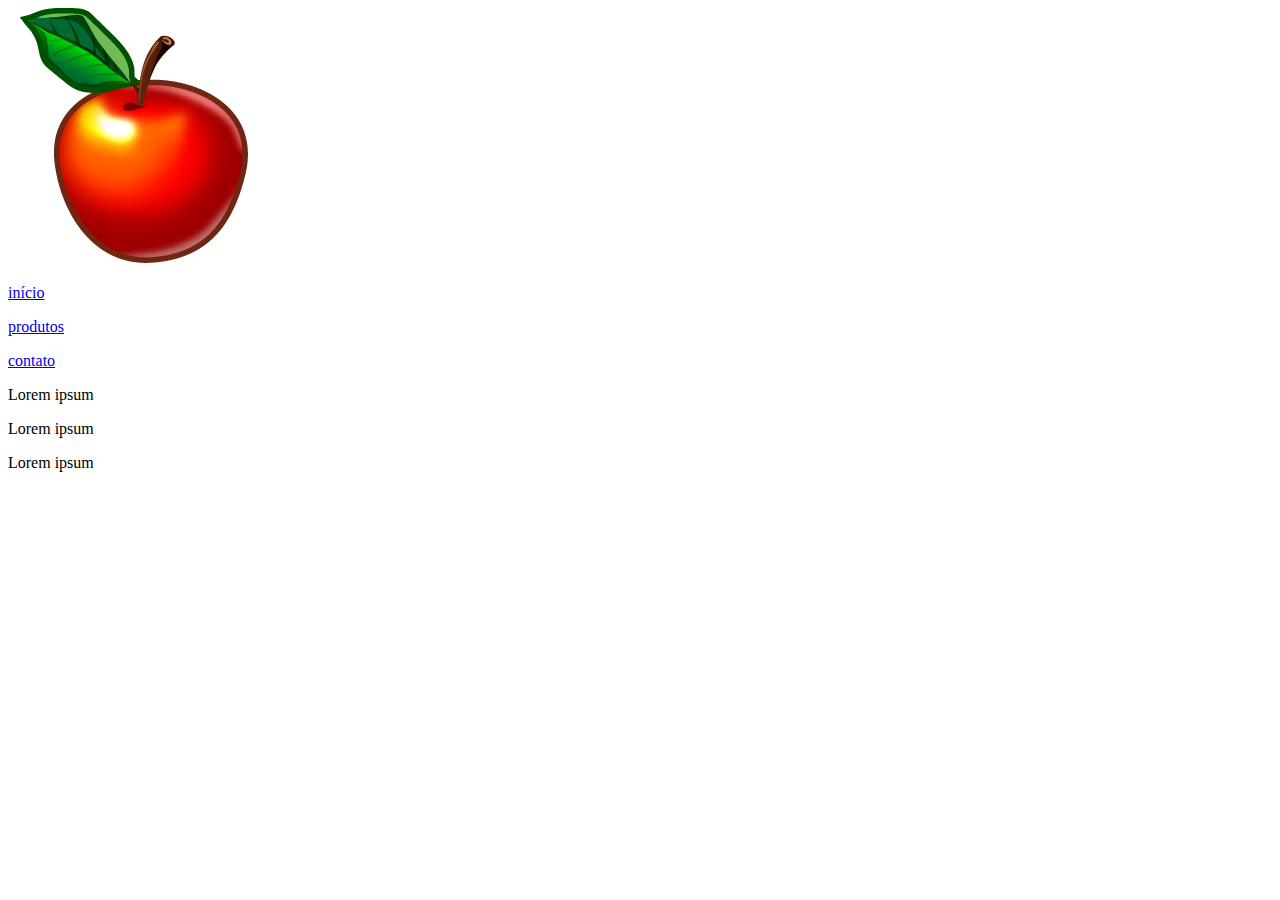
<file: fruta e fruto/src/semantica-html/html-divs.html>
<!DOCTYPE html>
<html>
<head>
  <meta charset="utf-8">
  <title>meu site</title>
</head>
<body>

  <div class="principal">
    <div class="imagem">
      <img src="apple.png">
    </div>
    <div class="menu">
      <p><a href="#">início</a></p>
      <p><a href="#">produtos</a></p>
      <p><a href="#">contato</a></p>
    </div>
    <div class="textos">
      <div class="texto-um">
        <p>Lorem ipsum</p>
      </div>
      <div class="texto-dois">
        <p>Lorem ipsum</p>
      </div>
      <div class="texto-tres">
        <p>Lorem ipsum</p>
      </div>    
    </div>
  </div>

</body>
</html>
</file>
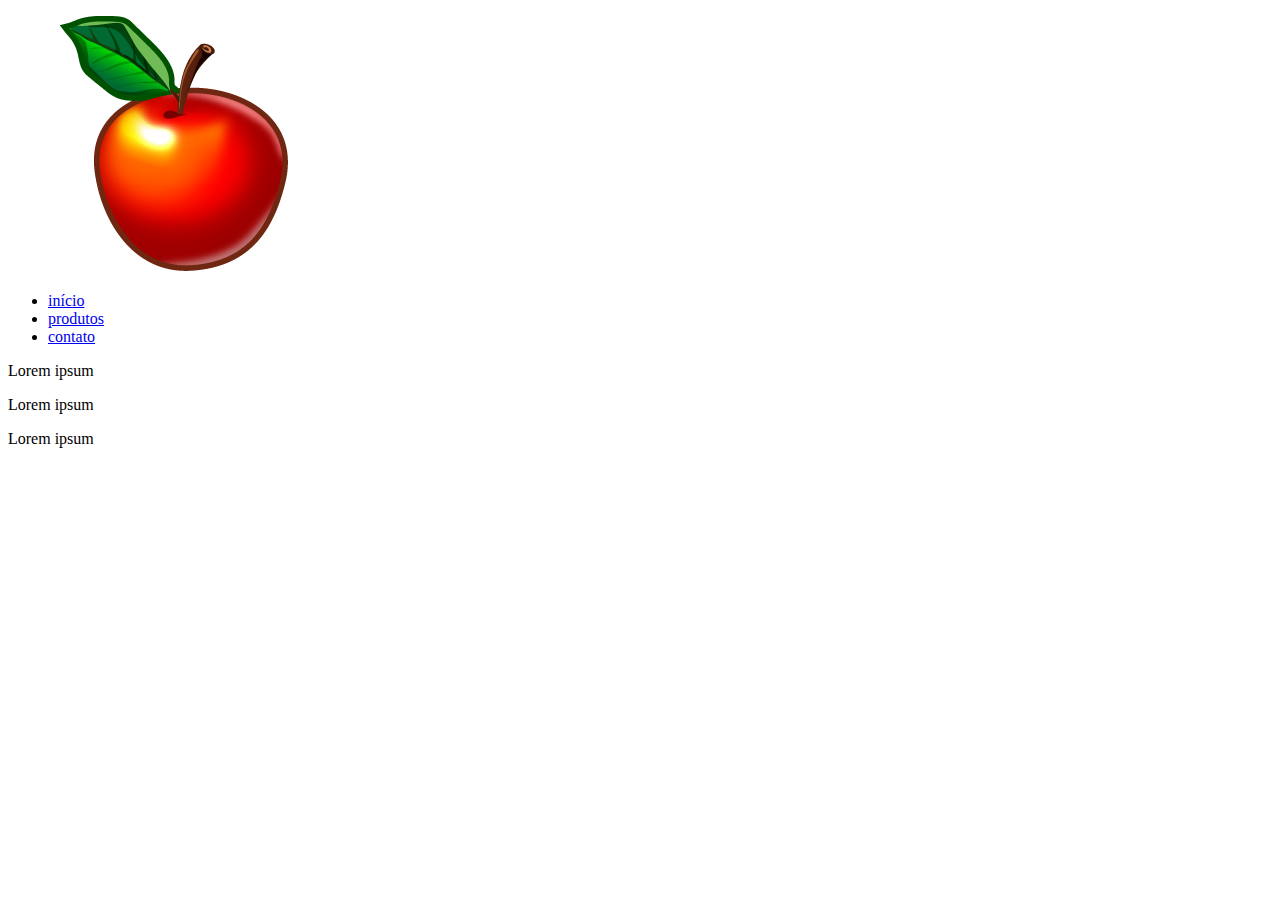
<file: fruta e fruto/src/semantica-html/html-semantico.html>
<!DOCTYPE html>
<html>
<head>
  <meta charset="utf-8">
  <title>Meu site</title>
</head>
<body>

  <main class="principal">
    <section>
      <figure class="imagem">
        <img src="apple.png" alt="desenho de uma maçã">
      </figure>
      <nav class="menu">
        <ul>
          <li><a href="#">início</a></li>
          <li><a href="#">produtos</a></li>
          <li><a href="#">contato</a></li>
        </ul>
      </nav>
    </section>
    <section class="textos">
      <article class="texto-um">
        <p>Lorem ipsum</p>
      </article>
      <article class="texto-dois">
        <p>Lorem ipsum</p>
      </article>
      <article class="texto-tres">
        <p>Lorem ipsum</p>
      </article>    
    </section>
  </main>

</body>
</html>
</file>
<file: alura cursos/css/style.css>
body {
	background-color: #F2F5F7;
	font-family: 'Open Sans',Arial,sans-serif;
}

.container {
	width: 94%;
	margin: 0 auto;
}

.cabecalhoPrincipal {
	background-color: #FFF;
	padding: 20px 0;
}

.cabecalhoPrincipal-titulo {
	font-weight: bold;
	font-size: 2em;
	margin-bottom: 20px;
}

.cabecalhoPrincipal-titulo a {
	text-decoration: none;
	color: inherit;
}

.cabecalhoPrincipal-nav-link {
	padding: 10px;
	margin-bottom: 10px;
	color: #9799A6;
	background-color: #FFF;
	text-decoration: none;
	transition: .5s;
	display: block;

	border-bottom: 1px solid #9799A6;
}

.conteudoPrincipal {
	margin-top: 20px;
	margin-bottom: 20px;
}

.subtitulo {
	font-weight: bold;
	font-size: 32px;
	margin-bottom: 10px;
	text-align: center;
}

.conteudoPrincipal-cursos-link {
	height: 100px;
	background-color: #FFF;
	text-align: center;
	margin: 1%;
	transition: .3s;
	box-shadow: 2px 2px 2px #CCC;
	position: relative;
}

.conteudoPrincipal-cursos-link a {
	text-decoration: none;
	color: #000;
	font-weight: bold;
	display: block;
	width: 100%;
	height: 100%;
	position: absolute;
	top: 0;
	left: 0;
}

.conteudoPrincipal-cursos-link:hover {
	box-shadow: 4px 4px 4px #CCC;
}

.conteudoPrincipal-cursos-link a:before {
	content: '';
	display: block;
	width: 50px;
	height: 50px;
	margin: 10px auto;
}

.conteudoPrincipal-cursos-link:nth-child(even) a:before {
	background: url(../img/background1.svg) no-repeat;	
}

.conteudoPrincipal-cursos-link:nth-child(odd) a:before {
	background: url(../img/background2.svg) no-repeat;
}


.rodapePrincipal {
	background-color: #324C64;
	padding-top: 20px;
}

.rodapePrincipal .subtitulo {
	color: #FFF;
}

.rodapePrincipal-navMap-link {
	text-decoration: none;
	color: #FFF;
	margin-top: 10px;
}

.rodapePrincipal-navMap-link {
	font-size: .9em;
}

.navmap-list-title {
	font-weight: 700;
	font-size: 1.3em;
	margin: .9em 0;
	padding-left: .3em;
	padding-top: .2em;
	padding-bottom: .2em;
}

.navmap-list-title + .rodapePrincipal-navMap-link {
	margin-top: 0;
}

.navmap-list-title-bancoDeDados { color: #EC6E5A; border-left: 4px solid #EC6E5A; }
.navmap-list-title-framework { color: #AD85BF; border-left: 4px solid #AD85BF; }
.navmap-list-title-frontend { color: #5EC6F3; border-left: 4px solid #5EC6F3; }
.navmap-list-title-backend { color: #25D285; border-left: 4px solid #25D285; }

.rodapePrincipal-patrocinadores {
	margin-top: 30px;
	background: #F2F5F7;
	padding: 20px 0;
}

.rodapePrincipal-contatoForm {
	margin-top: 20px;
	text-align: center;
}

.rodapePrincipal-contatoForm label[for=email-contato] {
	font-weight: bold;
	font-size: 14px;
	color: #000;
	margin-bottom: 5px;
	display: block;
}

.rodapePrincipal-contatoForm-emailInput {
	border-top-left-radius: 5px;
	border-bottom-left-radius: 5px;
	padding: 10px;
}

.rodapePrincipal-contatoForm-submit {
	border-top-right-radius: 5px;
	border-bottom-right-radius: 5px;
	background-color: #4DBA7A;
	color: #FFF;
	cursor: pointer;
	
}

.rodapePrincipal-contatoForm-submit,
.rodapePrincipal-contatoForm-emailInput {
	outline: 0;
	border: 1px solid #4DBA7A;
	box-sizing: border-box;
	font-size: 16px;
}

.videoSobre {
	background-color: #5E9EDC;
	padding: 25px 0;

}

.videoSobre-video {
	max-width: 100%;
}

.videoSobre .container {
	color: #FFF;
}

.videoSobre-sobre-title {
	font-size: 1.2em;
	font-weight: bolder;
}

.videoSobre-sobre {
	font-size: 1.3em;
	line-height: 2;
}

.videoSobre-button {
	border-radius: 8px;
	background-color: #ec6e5a;
	display: block;
	color: #FFF;
	border: none;
	height: 50px;
	font-size: .8em;
	outline: none;
}

.rodapePrincipal-contatoForm-legend {
	margin-bottom: 10px;
}

@media(min-width: 769px) {

	.container {
		width: 85%;	
	}

	.subtitulo {
		text-align: left;
	}

	.cabecalhoPrincipal-nav-link {
		border-radius: 5px;
		border: 1px solid #9799A6;
	}

	.cabecalhoPrincipal-nav-link:hover {
		color: #FFF;
		background-color: #9799A6;
	}

	.cabecalhoPrincipal-titulo {
		margin: 0;
	}

	.cabecalhoPrincipal-nav {
		width: auto;
	}

	.cabecalhoPrincipal-nav-link {
		width: auto;
		margin: 0 0 0 10px;
	}

	.rodapePrincipal-contatoForm {
		margin-top: 0;
		text-align: left;
	}

	.conteudoPrincipal-cursos-link:nth-child(3n) {
		margin-right: 0;
	}

	.conteudoPrincipal-cursos-link:nth-child(3n+1) {
		margin-left: 0;
	}

}

@media(min-width: 1000px) {
	.conteudoPrincipal-cursos-link {
		margin: 1.333%;
	}

	.conteudoPrincipal-cursos-link:nth-child(3n) {
		margin-right: 1.33%;
	}

	.conteudoPrincipal-cursos-link:nth-child(3n+1) {
		margin-left: 1.333%;
	}

	.conteudoPrincipal-cursos-link:nth-child(4n) {
		margin-right: 0;
	}

	.conteudoPrincipal-cursos-link:nth-child(4n+1) {
		margin-left: 0;
	}

	.videoSobre-sobre {
		margin-left: 1.5em;
	}

}
</file>
<file: alura cursos/css/flexbox.css>
.cabecalhoPrincipal .container {
	display: flex;
	align-items: center;
	justify-content: space-between;
}

.cabecalhoPrincipal-nav {
	display: flex;
}

.rodapePrincipal-patrocinadores .container {
	display: flex;
	justify-content: space-between;
}

.rodapePrincipal-patrocinadores-list {
	display: flex;
	align-items: center;
	justify-content: space-between;
	width: 75%;
	margin-right: 5%;
}

.rodapePrincipal-contatoForm {
	width: 25%;
}

.rodapePrincipal-contatoForm-fieldset {
	display: flex;
}

.rodapePrincipal-navMap-list {
	display: flex;
	flex-direction: column;
	flex-wrap: wrap;
	/*flex-flow: column wrap;*/
	height: 250px;
}

.conteudoPrincipal-cursos {
	display: flex;
	flex-wrap: wrap;
}

.conteudoPrincipal-cursos-link {
	width: 23%;
	margin: 1%;
}

.conteudoPrincipal-cursos-link:nth-child(4n) {
	margin-right: 0;
}

.conteudoPrincipal-cursos-link:nth-child(4n+1) {
	margin-left: 0;
}

.videoSobre .container {
	display: flex;
	justify-content: space-between;
}

.videoSobre-sobre {
	text-align: center;
	display: flex;
	flex-direction: column;
	flex-grow: 10;
}

.videoSobre-sobre-list {
	flex-grow: 1;
}

.videoSobre-video {
	flex-grow: 1;
}

/*parte mobile*/
@media(max-width: 768px) {
	.cabecalhoPrincipal-nav {
		flex-direction: column;
	}

	.cabecalhoPrincipal .container {
		flex-direction: column;
		align-items: initial;
		text-align: center;
	}

	.conteudoPrincipal-cursos {
		flex-direction: column;
	}

	.conteudoPrincipal-cursos-link {
		width: 100%;
	}

	.rodapePrincipal-navMap-list {
		height: auto;
	}

	.rodapePrincipal-patrocinadores .container {
		flex-direction: column;
		align-items: center;
	}

	.rodapePrincipal-patrocinadores-list {
		margin: 0;
		width: 100%;
	}

	.rodapePrincipal-contatoForm {
		width: 100%;
	}

	.rodapePrincipal-contatoForm-fieldset {
		justify-content: center;
	}

	.cabecalhoPrincipal-nav-link-app {
		order: -1;
	}

	.videoSobre .container {
		flex-direction: column;
	}

	.videoSobre-video {
		margin: 0 auto;
	}
}
</file>
<file: alura nutrição/css/index.css>
*{
	box-sizing: border-box;
 }

body{
	font-family: "Helvetica Neue", "Helvetica", Helvetica, Arial, sans-serif;
	font-size: 14px;
}

header{
	background-color: #333;
	height: 3em;
	color: #FFF;
	margin-bottom: 1em;
}

header h1{
	font-size: 2em;
	display:inline-block;
	vertical-align:	middle;
}
header h2{
	font-size: 2em;
	display:inline-block;
	vertical-align:	middle;
}

header .container:before{
	content: '';
	display:inline-block;
	height: 100%;
	vertical-align:	middle;
}

.container{
	width: 60%;
	height: 100%;
	margin: 0 auto;
}

section{
	margin: 2em 0;
	overflow: hidden;
}

section h2{
	font-size: 3em;
	display: block;
	padding-bottom: .5em;
	border-bottom: 1px solid #ccc;
	margin-bottom: .5em;
}

table{
	width: 100%;
	margin-bottom : .5em;
    table-layout: fixed;

}

td, th {
	padding: .7em;
	margin: 0;
	border: 1px solid #ccc;
	text-align: center;
}

th{
	font-weight: bold;
	background-color: #EEE;
}

label{
	color: #555;
	display: block;
	margin-bottom: .2em;
}

.campo{
	margin: 0;
	padding-bottom: 1em;
	width: 100%;
	border: 1px solid #ccc;
	padding: .7em;
	width: 100%;
}

.campo-medio{
	display: inline-block;
	padding-right: .5em;
}

.grupo{
	width: 32%;
	display: inline-block;
	padding: 10px 0px;
}

button{
	padding: .5em 2em;
	border: 0;
	border-bottom: 3px solid;
	font-size: 1.2em;
	cursor: pointer;
	margin: 0;
	margin-top: -3px;
	color: #fff;
	background-color:#0c8cd3;
	border-color: #04324c;
	width: 20%;
    display: block;
    clear: both;
    margin: 10px 0px;

}

button:active{
	margin-top:0px;
	border: 0;
}

button[disabled=disabled], button:disabled {
    background-color: gray;
	border-color: darkgray;

}

.adicionar-paciente{
    margin-top: 30px;
}

.campo-invalido{
	border: 1px solid red;
}

.paciente-invalido {
	background-color: lightcoral;
}

#mensagens-erro {
	color: red;
}

.fadeOut {
	opacity: 0;
	transition: 0.5s;
}

#filtrar-tabela {
	width: 200px;
	height: 35px;
	margin-bottom: 10px;
}

.invisivel {
	display: none;
}
</file>
<file: alura store/assets/css/style.css>
.app {
    background: #f1f1f1;
    display: grid;  
    font-family: Arial, Helvetica, sans-serif;
    grid-template-areas:
    "cabecalho"
    "conteudo"
    "rodape";

    grid-template-columns: auto;
    grid-template-rows: 50px auto auto;

}

.cabecalho {
    display:flex;
    align-items: center;
    padding: 0 2rem;
    grid-area: cabecalho;
}
 
.conteudo {
    
    grid-area:conteudo;
    padding: 0 2rem;
}

.rodape {
    
    grid-area:rodape;
    background:#fdfdfd;
    font-size: .8rem;
    padding: 1rem;
    text-align: center;
}
</file>
<file: alura store/assets/css/populares.css>
.populares {

    padding: 3rem 0;
    
}

.populares__conteudo {

    display: flex;
    flex-wrap: wrap;
    grid-area: conteudo;
    padding: 1rem 0;
}

.populares__card {

    background:#fdfdfd;
    display:grid;
    grid-template-areas:
    "card-imagem"
    "card-corpo";
    grid-template-columns: 100%;
    width:calc(20% - 1rem);
}

.populares__card:last-child {
    margin-right:0;
}

.populares__card___imagem {

    grid-area: card-imagem;
    height: 100%;
    width:100%;
}

.populares__card___corpo {
    display: grid;
    grid-area: card-corpo;
    grid-row-gap: .5rem;
    grid-template-areas:
    "card-cabecalho"
    "card-conteudo";
    grid-template-rows: 50px auto;
    padding: 0.75em;
}

.populares__card___titulo {

    font-size: 1.5rem;
    color:#333;
}

.populares__card___data {
    font-size: .9rem;
    color:#808080;
}

.populares__card___descricao {

    color: #333;
    text-align:justify;
    line-height:1.5;
    margin: 1rem 0;
}

.populares__titulo {

    font-weight: 500;
}

.populares__icone {

    margin-right: .25rem;
}

.populares__cabecalho {

    display:flex;
    justify-content:space-between;
    border-bottom: 1px solid #dcdcdc;
}

.populares__botao {

background:transparent;
border:none;
color:#333;

}
</file>
<file: alura store/assets/css/destaques.css>
.caixa {

    align-items: flex-end;
    display: flex;
    justify-content: center;
}

.destaques {

    display:grid;
    grid-gap: .2rem;
    grid-template-columns: 25% 25% 25% 25%;
    grid-template-rows: 33.33% 33.33% 33.33%;
    height: calc(100vh - 50px);
}

.destaques__titulo {

    background: rgba(0,0,0, .5);
    color: #fdfdfd;
    padding: .6rem;
    text-align: center;
    width:100%;
}
.destaques__principal {

    background: url('../img/fortnite.jpg') center/cover no-repeat;
    grid-row: 1/3;
    
}

.destaques__secundario:nth-child(2) {

    background: url('../img/pubg.jpg') center / cover no-repeat;

    
}

.destaques__secundario:nth-child(3) {

    background: url('../img/slack.png') center / cover no-repeat;


}

.destaques__secundario:nth-child(4) {

    background: url('../img/whatsapp.png') center / cover no-repeat;


}

.destaques__secundario:nth-child(5) {

    background: url('../img/cs-go.jpg') center / cover no-repeat;


}

.destaques__categorias {

    grid-column: 1/3;
    grid-row:3/3;
}

.destaques__categorias___lista {

    display: flex;
    flex-wrap: wrap;
    height: 100%;
    justify-content: space-between;
}

.destaques__categorias___item {

    align-items:center;
    background: #fdfdfd;
    border-left: 5px solid transparent;
    color:#333333;
    display:flex;
    padding:1rem;
    width:50%;
}

.destaques__categorias___link {
    color:inherit;
}
</file>
<file: alura store/assets/css/menu.css>
.menu__link {

    color: #333;
    padding: .5rem .5rem;

}

.menu__link:hover, .menu__link.ativo {

    border-bottom: 2px solid #0073e6;

}
</file>
<file: alura store/assets/css/responsivo.css>
@media screen and (min-width: 0){

    .destaques__principal, .destaques__categorias   {

        grid-column: 1 / 5;
        
    }
    .destaques__secundario:nth-child(2),
    .destaques__secundario:nth-child(3), 
    .destaques__secundario:nth-child(4), 
    .destaques__secundario:nth-child(5) { 

        display:none;
        grid-column: none;
        grid-row:none;
    }

    .populares__conteudo {

        flex-direction: column;
        
    }

    .populares__card {
        grid-template-rows: 150px auto;
        width: 100%;
        margin-bottom: 3rem;
        margin-right: 0;

    }
  
}

@media screen and (min-width: 768px) {

    .destaques__principal, .destaques__categorias   {

        grid-column: 1 / 4;
        
    }
    .destaques__secundario:nth-child(2)
     { 

        display:flex;
        grid-column: 4 / 4;
        grid-row: 1 / 1;
    }

    .destaques__secundario:nth-child(3)

    { 

        display:flex;
        grid-column: 4 / 4;
        grid-row: 2 / 2;
    }

    .destaques__secundario:nth-child(4)     
    { 

        display:flex;
        grid-column: 4 / 4;
        grid-row: 3 / 3;
    }
    .destaques__secundario:nth-child(5)
    { 

        display:flex;
        grid-column: 3 / 3;
        grid-row: 3 / 3;
    }

    .destaques__categorias {
        grid-column: 1/3;
    }

    .populares__conteudo {

        flex-direction: row;
        
    }

    .populares__card {
        grid-template-rows: 173px auto;
        width: calc(50% - 1rem);
        margin-bottom: 3rem;
        margin-right: 1rem;


}

@media screen and (min-width: 992px) {

    .populares__card {
        
        width: calc(33.33% - 1rem);
        margin-bottom: 3rem;
        margin-right: 1rem;


}


}

@media screen and (min-width:1200px) {


    .populares__card {
        
        width: calc(20% - 1rem);
        margin-bottom: 0;
        


}

}
</file>
<file: fruta e fruto/src/style.css>
.imagem-carrossel {
  object-fit: cover; 
  object-position: 0 80%;
  height: 400px;
}

.fonte-titulo {
  font-family: 'Pacifico', cursive; 
}

.texto-cor-especial {
  color: #8D0606!important;
}

.card-largura {
  width: 18rem;
}

.card-imagem-posicao {
  height:200px;
  object-fit:cover;
  object-position: 0 60%;
}


.borda-cor-especial {
  border-color: #8D0606;
}

.btn-cor-especial {
  background-color: #8D0606;
  color: white;
}
</file>
<file: portal de noticias/css/exercicios.css>
.secao{
  width: 100%;
}
.mini{
  float: left;
  width: 50%;
}
.container{
  margin: 0 auto;
  max-width: 1200px;
}
.logo,
.secao{
  padding: 0 1%;
}
.logo img {
    width: 200px;
}
img{
  max-width: 100%;
}

.logo,
.busca,
.barra-nav,
.menu-principal {
    display: inline-block;
    vertical-align: middle;
}
.menu-principal li {
    float: left;
}

header {
    padding: 0.5em 0;
}
.destaques {
    margin-top: 1em;
}
.barra-nav {
    margin: 0.4em 0;
}

.menu-abrir,
.menu-fechar {
    background: none;
    border: 0;
    outline: 0;
    -webkit-appearance: none;
    font-size: 1.6em;
    text-indent: -999em;
}

.menu-abrir {
    height: 0;
    width:.75em;
    padding-top:.125em;
    border-top: .375em double #000;
    border-bottom: .125em solid #000;

    vertical-align: middle;
    margin: 0.5em;
}

.menu-fechar {
    position: relative;
    height: 1em;
    width: 1em;
}

.menu-fechar:before {
    content: '\00D7';
    position: absolute;
    top: 0;
    left: 0;
    text-indent: 0;
}

@media (min-width: 600px) {
    html {
        font-size: 1.125em;
    }
    .secao {
        width: 50%;
        float: left;
    }
}

@media (min-width: 1000px) {
    html {
        font-size: 1.25em;
    }
    .secao {
        width: 33.333%;
    }
}

@media (max-width: 600px) {
  .barra-nav {
      background: #f0f0f0;
      padding: 1em;
      margin: 0;

      height: 100%;
      width: 90%;
      max-width: 320px;

      position: fixed;
      z-index: 1;
      top: 0;
      left: -90%;

      transition: left 0.3s ease-out;
  }
  .menu-ativo .barra-nav {
      left: 0;
  }
  .menu-principal li {
      padding: 1em 0;
      width: 100%;
  }
  .menu-ativo:after {
        content: "";
        display: block;

        position: fixed;
        top: 0;
        left: 0;
        bottom: 0;
        right: 0;

        background: rgba(0,0,0,0.4);
    }
}

@media not all and (max-width: 600px) {
    .menu-abrir,
    .menu-fechar {
        display: none;
    }
}
</file>
<file: portal de noticias/css/estilo.css>
/* reset */
*,
*:after,
*:before {
	-moz-box-sizing: border-box;
	box-sizing: border-box;
	margin: 0;
	padding: 0;
	font-size: 1em;
}

body {
	font-family: Arial, helvetica, sans-serif;
	line-height: 1.4;
}

header {
	background: #f0f0f0;
	width: 100%;
}
.logo img {
	display: block;
}

/* busca */
.busca {
	overflow: hidden; /* clearfix */
}
	.busca input {
		border: 1px solid #CCC;
		border-bottom-color: #aaa;
		border-right-width: 0;
		border-radius: 5px 0 0 5px;
		box-shadow: inset 0 1px 1px rgba(0,0,0,0.1);
		color: #555;
		
		height: 1.7em;
		padding: 0 0.16em;

		float: left;
		-webkit-appearance: none;
	}
	.busca button {
		background: #f0f0f0;
		background: linear-gradient(white, white 50%, #eee);

		border: 1px solid #CCC;
		border-bottom-color: #aaa;
		border-radius: 0 5px 5px 0;
		color: #777;
		font-size: 90%;

		line-height: 1.667em;
		height: 1.888888889em;
		padding: 0 0.5em;
		text-align: center;
		text-transform: lowercase;

		float: left;
	}
		.busca button:hover {
			color: #0669de;
		}

/* categorias */
.noticias {
	color: #ca0000;
}
.esportes {
	color: #3ea909;
}
.famosos {
	color: #ff7f00;
}

.menu-principal {
	font-weight: bold;
	list-style-type: none;
	}
	.menu-principal a {
		display: block;
		padding-right: 1em;
		margin-right: 1em;

		line-height: 1;
		text-decoration: none;
		text-transform: lowercase;
	}
		.menu-principal a:hover {
			opacity: 0.8;
		}


/* lista de notícias */
.chamada {
	border-bottom: 1px dotted #ccc;
	display: block;
	margin-bottom: 1em;
	padding-bottom: 1em;

	text-decoration: none;
	width: 100%;
	overflow: hidden;
}
	.chamada:last-child {
		border-bottom: 0;
	}

	.chamada img {
		border-radius: 5px;
		display: block;
		float: left;
		margin-right: 0.8em;
	}
		.chamada.mini img {
			margin-bottom: 0.4em;
		}
	.chamada:hover h2 {
		text-decoration: underline;
	}

	.chamada.principal h2 {
		font-size: 1.8em;
		line-height: 1.05;
	}
	.chamada.normal h2 {
		font-size: 1em;
	}
	.chamada.secundaria h2 {
		font-size: 0.6em;
	}
	.chamada.mini {
		padding-right: 0.35em;
	}
		:not(.mini) .chamada.mini + .mini {
			padding-left: 0.35em;
			padding-right: 0;
		}


/* direita da TV */
.chamada.tv {
	border: 1px solid #ccc;
	border-radius: 5px;
}
	.tv img {
		border-radius: 3px 3px 0 0;
		margin-top: -1px;
	}
	.tv p {
		clear: both;
		color: #999;
		padding: 1.4em 1em 0.25em;
	}
	.tv h2 {
		padding: 0 1em;
		margin: 0;
		border: 0;
	}
	.tv .bolinha {
		display: inline-block;
		border-radius: 50%;
		background: #aaa;
		height: 7px;
		width: 7px;
		margin-top: 1.4em;
	}
		.tv .bolinha:first-of-type {
			background: #555;
			margin-left: 1.5em;
		}
</file>
